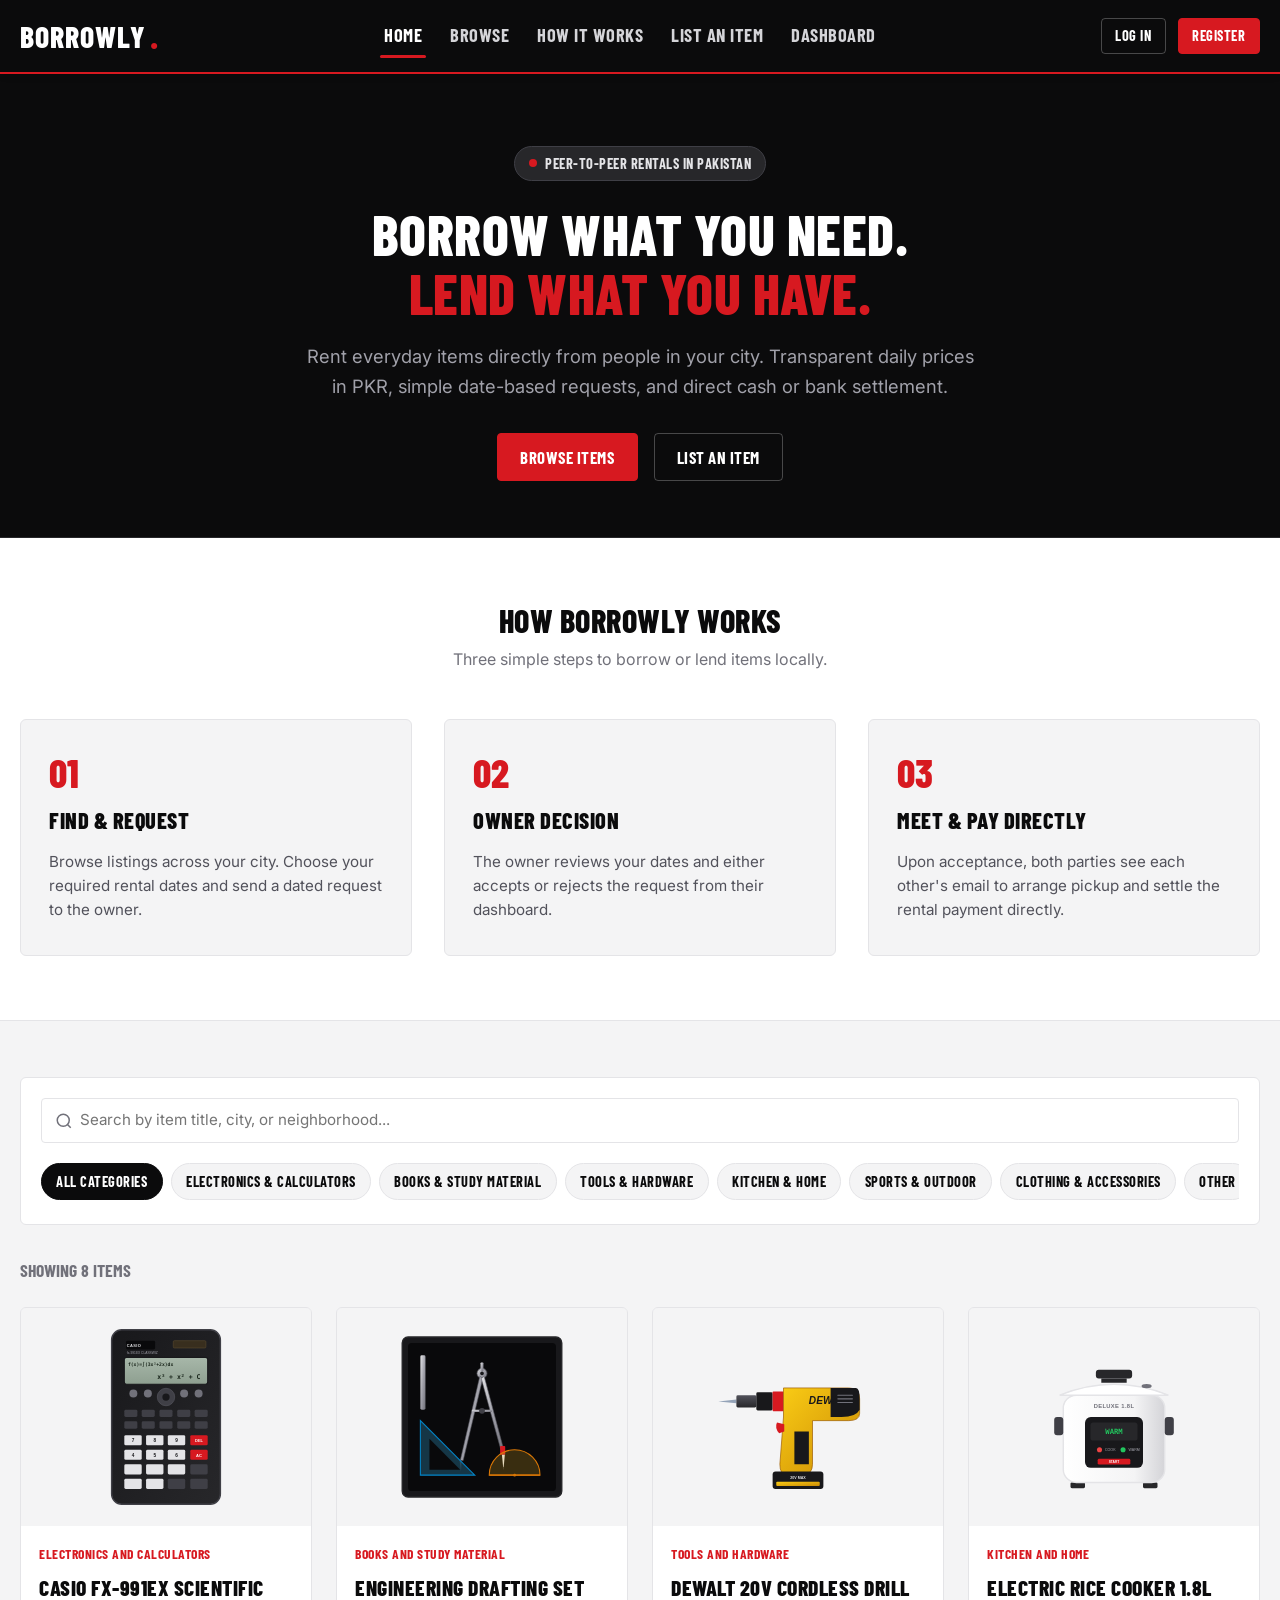
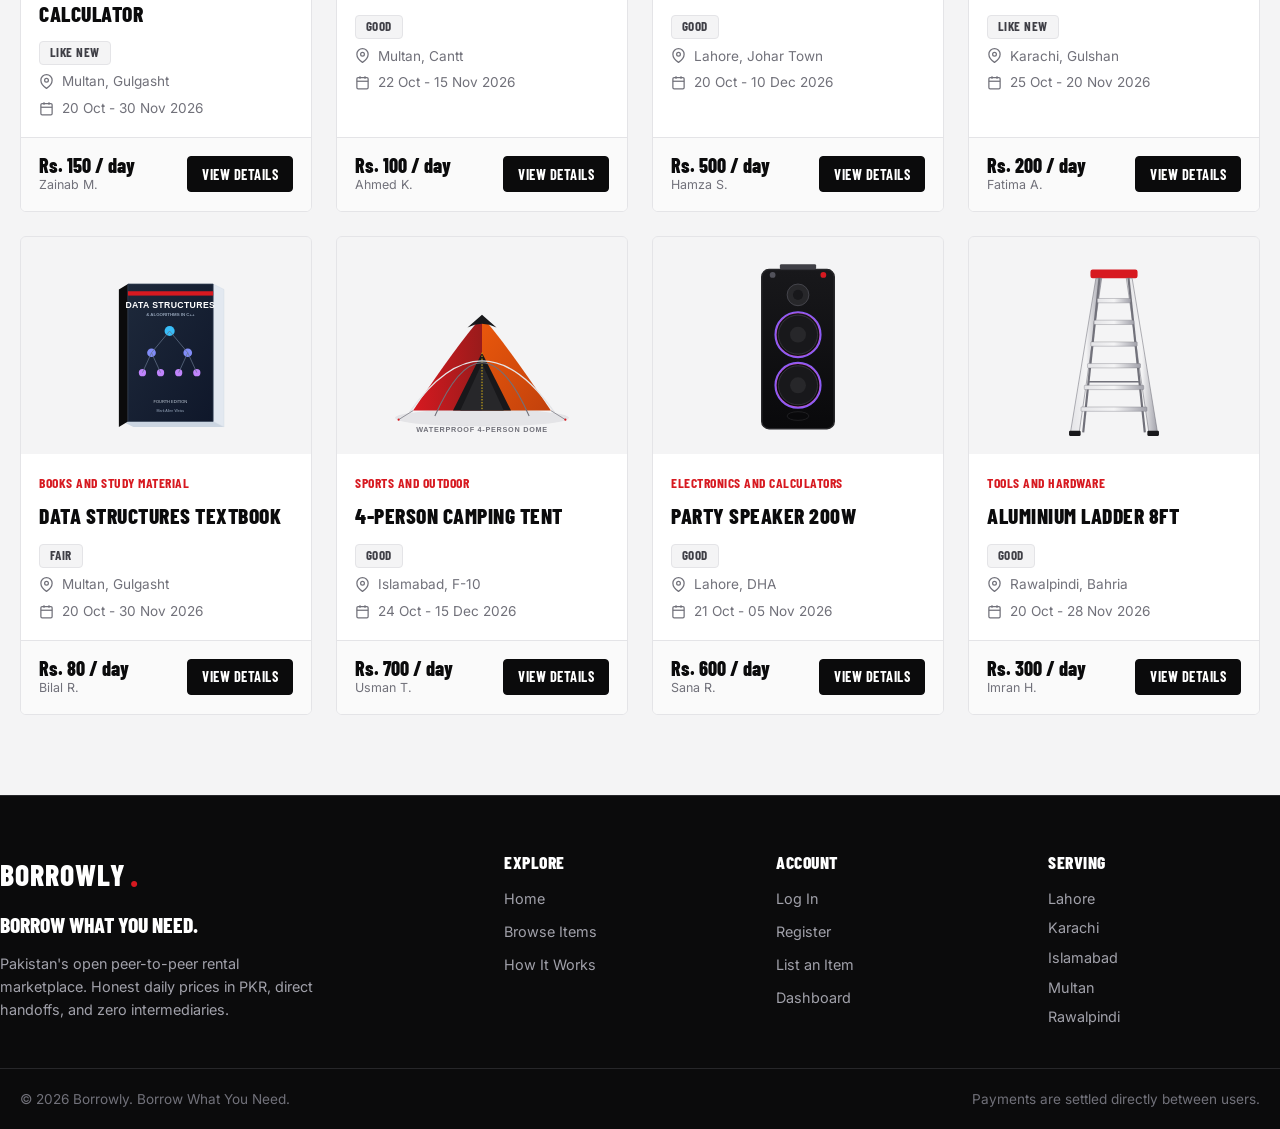
<file: index.html>
<!DOCTYPE html>
<html lang="en">
<head>
  <meta charset="UTF-8">
  <meta name="viewport" content="width=device-width, initial-scale=1.0">
  <title>Borrowly - Peer-to-Peer Rental Marketplace in Pakistan</title>

  <!-- Google Fonts: Barlow Condensed & Inter -->
  <link rel="preconnect" href="https://fonts.googleapis.com">
  <link rel="preconnect" href="https://fonts.gstatic.com" crossorigin>
  <link href="https://fonts.googleapis.com/css2?family=Barlow+Condensed:wght@700;800&family=Inter:wght@400;500;600;700&display=swap" rel="stylesheet">

  <!-- Core CSS -->
  <link rel="stylesheet" href="css/variables.css">
  <link rel="stylesheet" href="css/base.css">
  <link rel="stylesheet" href="css/components.css">
  <link rel="stylesheet" href="css/pages.css">
</head>
<body data-page="home" data-auth="guest">

  <!-- Shared Header Injection Point -->
  <div id="site-header"></div>

  <main>
    <!-- Hero Section -->
    <section class="hero">
      <div class="container hero__inner">
        <div class="hero__badge">
          <span class="hero__badge-dot"></span>
          Peer-to-Peer Rentals in Pakistan
        </div>
        <h1 class="hero__title">
          Borrow What You Need.<br>
          <span class="hero__title-accent">Lend What You Have.</span>
        </h1>
        <p class="hero__subtitle">
          Rent everyday items directly from people in your city. Transparent daily prices in PKR, simple date-based requests, and direct cash or bank settlement.
        </p>
        <div class="hero__ctas">
          <a href="#browse" class="btn btn--primary">Browse Items</a>
          <a href="add-item.html" class="btn btn--outline-light">List an Item</a>
        </div>
      </div>
    </section>

    <!-- How It Works Section -->
    <section class="how-it-works" id="how-it-works">
      <div class="container">
        <div class="section-header">
          <h2>How Borrowly Works</h2>
          <p class="section-header__subtitle">Three simple steps to borrow or lend items locally.</p>
        </div>

        <div class="steps-grid">
          <!-- Step 1 -->
          <article class="step-card">
            <div class="step-card__number">01</div>
            <h3 class="step-card__title">Find &amp; Request</h3>
            <p class="step-card__text">
              Browse listings across your city. Choose your required rental dates and send a dated request to the owner.
            </p>
          </article>

          <!-- Step 2 -->
          <article class="step-card">
            <div class="step-card__number">02</div>
            <h3 class="step-card__title">Owner Decision</h3>
            <p class="step-card__text">
              The owner reviews your dates and either accepts or rejects the request from their dashboard.
            </p>
          </article>

          <!-- Step 3 -->
          <article class="step-card">
            <div class="step-card__number">03</div>
            <h3 class="step-card__title">Meet &amp; Pay Directly</h3>
            <p class="step-card__text">
              Upon acceptance, both parties see each other's email to arrange pickup and settle the rental payment directly.
            </p>
          </article>
        </div>
      </div>
    </section>

    <!-- Browse Section -->
    <section class="browse-section" id="browse">
      <div class="container">
        <div class="browse-controls">
          <!-- Search input row -->
          <div class="browse-search-row">
            <div class="search-input-wrap">
              <svg viewBox="0 0 24 24" fill="none" stroke="currentColor" stroke-width="2" aria-hidden="true">
                <circle cx="11" cy="11" r="8"></circle>
                <line x1="21" y1="21" x2="16.65" y2="16.65"></line>
              </svg>
              <label for="browseSearchInput" class="sr-only">Search items</label>
              <input type="text" id="browseSearchInput" class="form-input" placeholder="Search by item title, city, or neighborhood...">
            </div>
          </div>

          <!-- Category filter bar -->
          <div class="category-filter-bar" role="toolbar" aria-label="Filter items by category">
            <button type="button" class="filter-pill is-active" data-category="all">All Categories</button>
            <button type="button" class="filter-pill" data-category="Electronics and Calculators">Electronics &amp; Calculators</button>
            <button type="button" class="filter-pill" data-category="Books and Study Material">Books &amp; Study Material</button>
            <button type="button" class="filter-pill" data-category="Tools and Hardware">Tools &amp; Hardware</button>
            <button type="button" class="filter-pill" data-category="Kitchen and Home">Kitchen &amp; Home</button>
            <button type="button" class="filter-pill" data-category="Sports and Outdoor">Sports &amp; Outdoor</button>
            <button type="button" class="filter-pill" data-category="Clothing and Accessories">Clothing &amp; Accessories</button>
            <button type="button" class="filter-pill" data-category="Other">Other</button>
          </div>
        </div>

        <!-- Results Header -->
        <div class="browse-results-bar">
          <div class="results-count" id="resultsCount">Showing 8 items</div>
        </div>

        <!-- 4/2/1 Responsive Item Grid -->
        <div class="items-grid" id="itemsGrid">
          <!-- Item 1: Casio fx-991EX -->
          <article class="card" data-category="Electronics and Calculators" data-title="Casio fx-991EX Scientific Calculator" data-location="Multan, Gulgasht">
            <div class="card__img-wrap">
              <img src="assets/images/calculator.svg" alt="Casio fx-991EX Scientific Calculator" class="card__img">
            </div>
            <div class="card__body">
              <span class="card__category">Electronics and Calculators</span>
              <h3 class="card__title">Casio fx-991EX Scientific Calculator</h3>
              <div class="card__meta">
                <div class="card__meta-item">
                  <span class="badge badge--condition">Like New</span>
                </div>
                <div class="card__meta-item">
                  <svg viewBox="0 0 24 24" fill="none" stroke="currentColor" stroke-width="2"><path d="M21 10c0 7-9 13-9 13s-9-6-9-13a9 9 0 0 1 18 0z"></path><circle cx="12" cy="10" r="3"></circle></svg>
                  <span>Multan, Gulgasht</span>
                </div>
                <div class="card__meta-item">
                  <svg viewBox="0 0 24 24" fill="none" stroke="currentColor" stroke-width="2"><rect x="3" y="4" width="18" height="18" rx="2" ry="2"></rect><line x1="16" y1="2" x2="16" y2="6"></line><line x1="8" y1="2" x2="8" y2="6"></line><line x1="3" y1="10" x2="21" y2="10"></line></svg>
                  <span>20 Oct - 30 Nov 2026</span>
                </div>
              </div>
            </div>
            <div class="card__footer">
              <div class="card__price-box">
                <span class="card__price">Rs. 150 / day</span>
                <span class="card__owner">Zainab M.</span>
              </div>
              <a href="item.html" class="btn btn--secondary btn--sm">View Details</a>
            </div>
          </article>

          <!-- Item 2: Engineering Drafting Set -->
          <article class="card" data-category="Books and Study Material" data-title="Engineering Drafting Set" data-location="Multan, Cantt">
            <div class="card__img-wrap">
              <img src="assets/images/drafting-set.svg" alt="Engineering Drafting Set" class="card__img">
            </div>
            <div class="card__body">
              <span class="card__category">Books and Study Material</span>
              <h3 class="card__title">Engineering Drafting Set</h3>
              <div class="card__meta">
                <div class="card__meta-item">
                  <span class="badge badge--condition">Good</span>
                </div>
                <div class="card__meta-item">
                  <svg viewBox="0 0 24 24" fill="none" stroke="currentColor" stroke-width="2"><path d="M21 10c0 7-9 13-9 13s-9-6-9-13a9 9 0 0 1 18 0z"></path><circle cx="12" cy="10" r="3"></circle></svg>
                  <span>Multan, Cantt</span>
                </div>
                <div class="card__meta-item">
                  <svg viewBox="0 0 24 24" fill="none" stroke="currentColor" stroke-width="2"><rect x="3" y="4" width="18" height="18" rx="2" ry="2"></rect><line x1="16" y1="2" x2="16" y2="6"></line><line x1="8" y1="2" x2="8" y2="6"></line><line x1="3" y1="10" x2="21" y2="10"></line></svg>
                  <span>22 Oct - 15 Nov 2026</span>
                </div>
              </div>
            </div>
            <div class="card__footer">
              <div class="card__price-box">
                <span class="card__price">Rs. 100 / day</span>
                <span class="card__owner">Ahmed K.</span>
              </div>
              <a href="item.html" class="btn btn--secondary btn--sm">View Details</a>
            </div>
          </article>

          <!-- Item 3: DeWalt 20V Cordless Drill -->
          <article class="card" data-category="Tools and Hardware" data-title="DeWalt 20V Cordless Drill" data-location="Lahore, Johar Town">
            <div class="card__img-wrap">
              <img src="assets/images/cordless-drill.svg" alt="DeWalt 20V Cordless Drill" class="card__img">
            </div>
            <div class="card__body">
              <span class="card__category">Tools and Hardware</span>
              <h3 class="card__title">DeWalt 20V Cordless Drill</h3>
              <div class="card__meta">
                <div class="card__meta-item">
                  <span class="badge badge--condition">Good</span>
                </div>
                <div class="card__meta-item">
                  <svg viewBox="0 0 24 24" fill="none" stroke="currentColor" stroke-width="2"><path d="M21 10c0 7-9 13-9 13s-9-6-9-13a9 9 0 0 1 18 0z"></path><circle cx="12" cy="10" r="3"></circle></svg>
                  <span>Lahore, Johar Town</span>
                </div>
                <div class="card__meta-item">
                  <svg viewBox="0 0 24 24" fill="none" stroke="currentColor" stroke-width="2"><rect x="3" y="4" width="18" height="18" rx="2" ry="2"></rect><line x1="16" y1="2" x2="16" y2="6"></line><line x1="8" y1="2" x2="8" y2="6"></line><line x1="3" y1="10" x2="21" y2="10"></line></svg>
                  <span>20 Oct - 10 Dec 2026</span>
                </div>
              </div>
            </div>
            <div class="card__footer">
              <div class="card__price-box">
                <span class="card__price">Rs. 500 / day</span>
                <span class="card__owner">Hamza S.</span>
              </div>
              <a href="item.html" class="btn btn--secondary btn--sm">View Details</a>
            </div>
          </article>

          <!-- Item 4: Electric Rice Cooker 1.8L -->
          <article class="card" data-category="Kitchen and Home" data-title="Electric Rice Cooker 1.8L" data-location="Karachi, Gulshan">
            <div class="card__img-wrap">
              <img src="assets/images/rice-cooker.svg" alt="Electric Rice Cooker 1.8L" class="card__img">
            </div>
            <div class="card__body">
              <span class="card__category">Kitchen and Home</span>
              <h3 class="card__title">Electric Rice Cooker 1.8L</h3>
              <div class="card__meta">
                <div class="card__meta-item">
                  <span class="badge badge--condition">Like New</span>
                </div>
                <div class="card__meta-item">
                  <svg viewBox="0 0 24 24" fill="none" stroke="currentColor" stroke-width="2"><path d="M21 10c0 7-9 13-9 13s-9-6-9-13a9 9 0 0 1 18 0z"></path><circle cx="12" cy="10" r="3"></circle></svg>
                  <span>Karachi, Gulshan</span>
                </div>
                <div class="card__meta-item">
                  <svg viewBox="0 0 24 24" fill="none" stroke="currentColor" stroke-width="2"><rect x="3" y="4" width="18" height="18" rx="2" ry="2"></rect><line x1="16" y1="2" x2="16" y2="6"></line><line x1="8" y1="2" x2="8" y2="6"></line><line x1="3" y1="10" x2="21" y2="10"></line></svg>
                  <span>25 Oct - 20 Nov 2026</span>
                </div>
              </div>
            </div>
            <div class="card__footer">
              <div class="card__price-box">
                <span class="card__price">Rs. 200 / day</span>
                <span class="card__owner">Fatima A.</span>
              </div>
              <a href="item.html" class="btn btn--secondary btn--sm">View Details</a>
            </div>
          </article>

          <!-- Item 5: Data Structures Textbook -->
          <article class="card" data-category="Books and Study Material" data-title="Data Structures Textbook" data-location="Multan, Gulgasht">
            <div class="card__img-wrap">
              <img src="assets/images/textbook.svg" alt="Data Structures Textbook" class="card__img">
            </div>
            <div class="card__body">
              <span class="card__category">Books and Study Material</span>
              <h3 class="card__title">Data Structures Textbook</h3>
              <div class="card__meta">
                <div class="card__meta-item">
                  <span class="badge badge--condition">Fair</span>
                </div>
                <div class="card__meta-item">
                  <svg viewBox="0 0 24 24" fill="none" stroke="currentColor" stroke-width="2"><path d="M21 10c0 7-9 13-9 13s-9-6-9-13a9 9 0 0 1 18 0z"></path><circle cx="12" cy="10" r="3"></circle></svg>
                  <span>Multan, Gulgasht</span>
                </div>
                <div class="card__meta-item">
                  <svg viewBox="0 0 24 24" fill="none" stroke="currentColor" stroke-width="2"><rect x="3" y="4" width="18" height="18" rx="2" ry="2"></rect><line x1="16" y1="2" x2="16" y2="6"></line><line x1="8" y1="2" x2="8" y2="6"></line><line x1="3" y1="10" x2="21" y2="10"></line></svg>
                  <span>20 Oct - 30 Nov 2026</span>
                </div>
              </div>
            </div>
            <div class="card__footer">
              <div class="card__price-box">
                <span class="card__price">Rs. 80 / day</span>
                <span class="card__owner">Bilal R.</span>
              </div>
              <a href="item.html" class="btn btn--secondary btn--sm">View Details</a>
            </div>
          </article>

          <!-- Item 6: 4-Person Camping Tent -->
          <article class="card" data-category="Sports and Outdoor" data-title="4-Person Camping Tent" data-location="Islamabad, F-10">
            <div class="card__img-wrap">
              <img src="assets/images/tent.svg" alt="4-Person Camping Tent" class="card__img">
            </div>
            <div class="card__body">
              <span class="card__category">Sports and Outdoor</span>
              <h3 class="card__title">4-Person Camping Tent</h3>
              <div class="card__meta">
                <div class="card__meta-item">
                  <span class="badge badge--condition">Good</span>
                </div>
                <div class="card__meta-item">
                  <svg viewBox="0 0 24 24" fill="none" stroke="currentColor" stroke-width="2"><path d="M21 10c0 7-9 13-9 13s-9-6-9-13a9 9 0 0 1 18 0z"></path><circle cx="12" cy="10" r="3"></circle></svg>
                  <span>Islamabad, F-10</span>
                </div>
                <div class="card__meta-item">
                  <svg viewBox="0 0 24 24" fill="none" stroke="currentColor" stroke-width="2"><rect x="3" y="4" width="18" height="18" rx="2" ry="2"></rect><line x1="16" y1="2" x2="16" y2="6"></line><line x1="8" y1="2" x2="8" y2="6"></line><line x1="3" y1="10" x2="21" y2="10"></line></svg>
                  <span>24 Oct - 15 Dec 2026</span>
                </div>
              </div>
            </div>
            <div class="card__footer">
              <div class="card__price-box">
                <span class="card__price">Rs. 700 / day</span>
                <span class="card__owner">Usman T.</span>
              </div>
              <a href="item.html" class="btn btn--secondary btn--sm">View Details</a>
            </div>
          </article>

          <!-- Item 7: Party Speaker 200W -->
          <article class="card" data-category="Electronics and Calculators" data-title="Party Speaker 200W" data-location="Lahore, DHA">
            <div class="card__img-wrap">
              <img src="assets/images/speaker.svg" alt="Party Speaker 200W" class="card__img">
            </div>
            <div class="card__body">
              <span class="card__category">Electronics and Calculators</span>
              <h3 class="card__title">Party Speaker 200W</h3>
              <div class="card__meta">
                <div class="card__meta-item">
                  <span class="badge badge--condition">Good</span>
                </div>
                <div class="card__meta-item">
                  <svg viewBox="0 0 24 24" fill="none" stroke="currentColor" stroke-width="2"><path d="M21 10c0 7-9 13-9 13s-9-6-9-13a9 9 0 0 1 18 0z"></path><circle cx="12" cy="10" r="3"></circle></svg>
                  <span>Lahore, DHA</span>
                </div>
                <div class="card__meta-item">
                  <svg viewBox="0 0 24 24" fill="none" stroke="currentColor" stroke-width="2"><rect x="3" y="4" width="18" height="18" rx="2" ry="2"></rect><line x1="16" y1="2" x2="16" y2="6"></line><line x1="8" y1="2" x2="8" y2="6"></line><line x1="3" y1="10" x2="21" y2="10"></line></svg>
                  <span>21 Oct - 05 Nov 2026</span>
                </div>
              </div>
            </div>
            <div class="card__footer">
              <div class="card__price-box">
                <span class="card__price">Rs. 600 / day</span>
                <span class="card__owner">Sana R.</span>
              </div>
              <a href="item.html" class="btn btn--secondary btn--sm">View Details</a>
            </div>
          </article>

          <!-- Item 8: Aluminium Ladder 8ft -->
          <article class="card" data-category="Tools and Hardware" data-title="Aluminium Ladder 8ft" data-location="Rawalpindi, Bahria">
            <div class="card__img-wrap">
              <img src="assets/images/ladder.svg" alt="Aluminium Ladder 8ft" class="card__img">
            </div>
            <div class="card__body">
              <span class="card__category">Tools and Hardware</span>
              <h3 class="card__title">Aluminium Ladder 8ft</h3>
              <div class="card__meta">
                <div class="card__meta-item">
                  <span class="badge badge--condition">Good</span>
                </div>
                <div class="card__meta-item">
                  <svg viewBox="0 0 24 24" fill="none" stroke="currentColor" stroke-width="2"><path d="M21 10c0 7-9 13-9 13s-9-6-9-13a9 9 0 0 1 18 0z"></path><circle cx="12" cy="10" r="3"></circle></svg>
                  <span>Rawalpindi, Bahria</span>
                </div>
                <div class="card__meta-item">
                  <svg viewBox="0 0 24 24" fill="none" stroke="currentColor" stroke-width="2"><rect x="3" y="4" width="18" height="18" rx="2" ry="2"></rect><line x1="16" y1="2" x2="16" y2="6"></line><line x1="8" y1="2" x2="8" y2="6"></line><line x1="3" y1="10" x2="21" y2="10"></line></svg>
                  <span>20 Oct - 28 Nov 2026</span>
                </div>
              </div>
            </div>
            <div class="card__footer">
              <div class="card__price-box">
                <span class="card__price">Rs. 300 / day</span>
                <span class="card__owner">Imran H.</span>
              </div>
              <a href="item.html" class="btn btn--secondary btn--sm">View Details</a>
            </div>
          </article>
        </div>

        <!-- Empty state when search matches nothing -->
        <div class="empty-state empty-state--browse" id="browseEmptyState">
          <h3 class="empty-state__title">No items found</h3>
          <p class="empty-state__text">Try adjusting your keyword or selecting a different category.</p>
        </div>
      </div>
    </section>
  </main>

  <!-- Shared Footer Injection Point -->
  <div id="site-footer"></div>

  <!-- Scripts -->
  <script src="js/layout.js"></script>
  <script src="js/browse.js"></script>
</body>
</html>
</file>
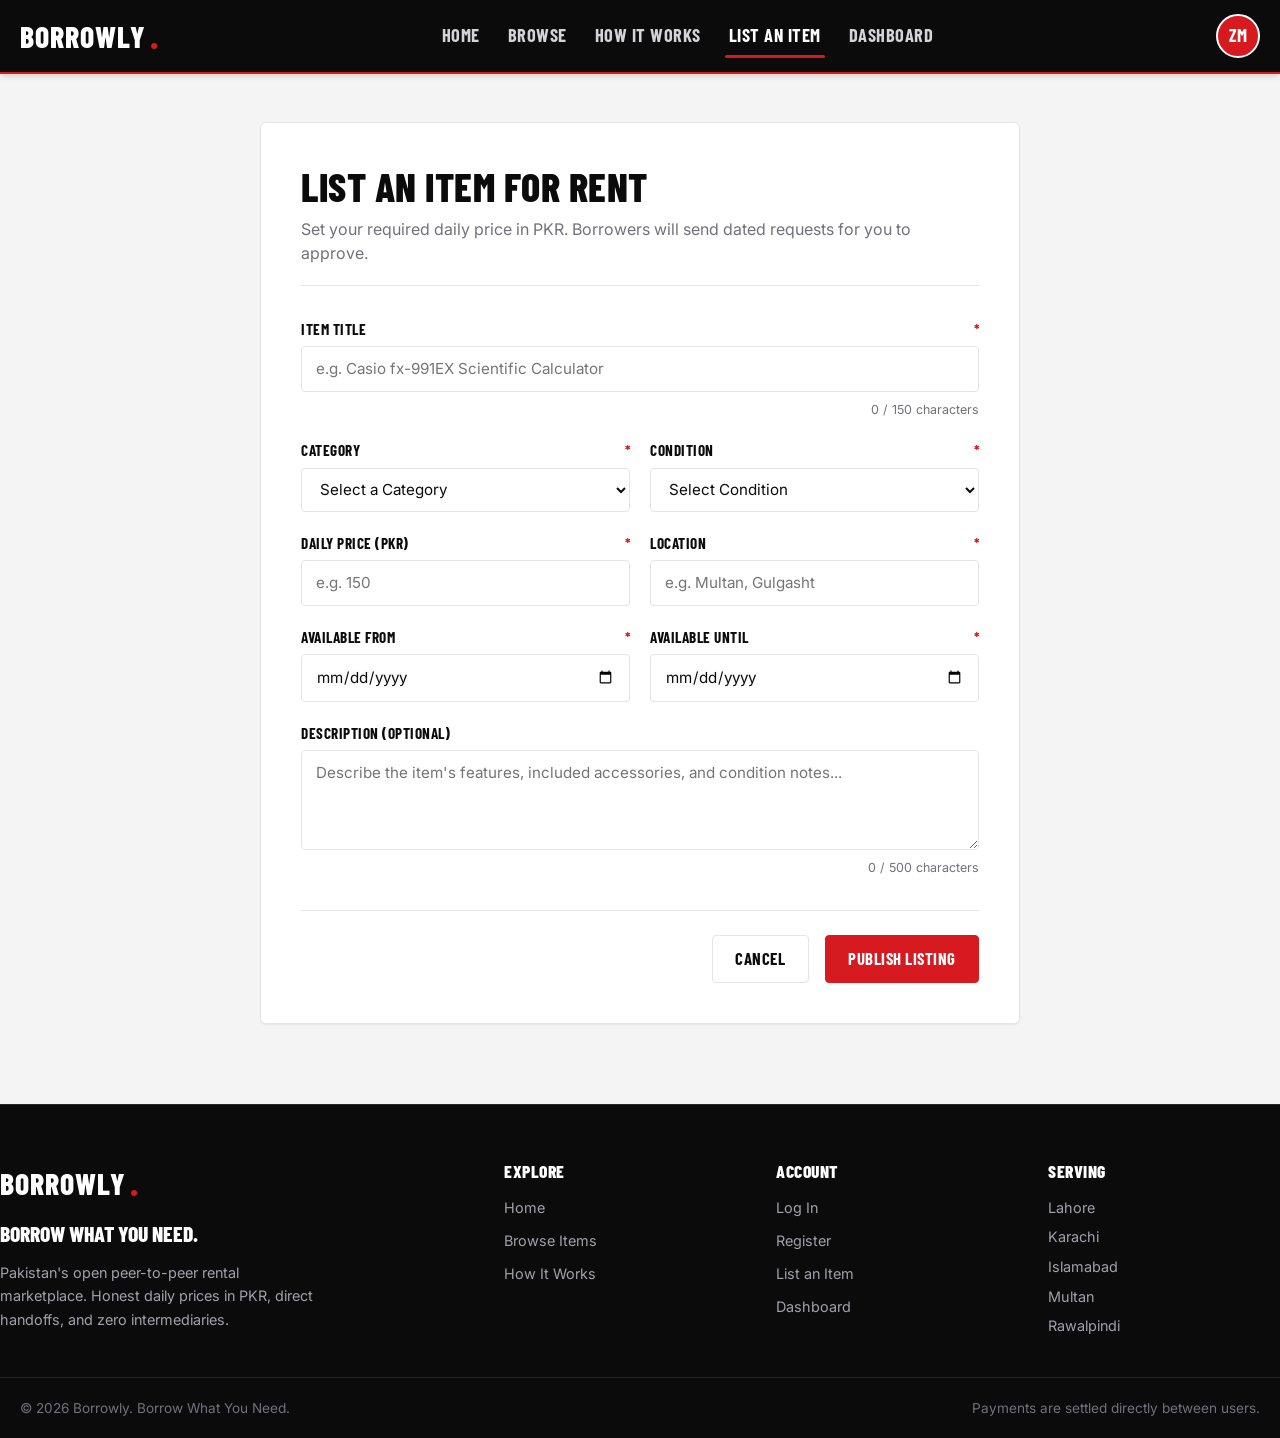
<file: add-item.html>
<!DOCTYPE html>
<html lang="en">
<head>
  <meta charset="UTF-8">
  <meta name="viewport" content="width=device-width, initial-scale=1.0">
  <title>List an Item - Borrowly</title>

  <!-- Google Fonts: Barlow Condensed & Inter -->
  <link rel="preconnect" href="https://fonts.googleapis.com">
  <link rel="preconnect" href="https://fonts.gstatic.com" crossorigin>
  <link href="https://fonts.googleapis.com/css2?family=Barlow+Condensed:wght@700;800&family=Inter:wght@400;500;600;700&display=swap" rel="stylesheet">

  <!-- Core CSS -->
  <link rel="stylesheet" href="css/variables.css">
  <link rel="stylesheet" href="css/base.css">
  <link rel="stylesheet" href="css/components.css">
  <link rel="stylesheet" href="css/pages.css">
</head>
<body data-page="add-item" data-auth="user">

  <!-- Shared Header Injection Point -->
  <div id="site-header"></div>

  <main class="form-page-layout">
    <div class="container">
      <div class="form-card">
        <div class="form-card__header">
          <h1>List an Item for Rent</h1>
          <p class="section-header__subtitle">
            Set your required daily price in PKR. Borrowers will send dated requests for you to approve.
          </p>
        </div>

        <div id="itemAlertContainer"></div>

        <form id="itemForm" data-mode="add" novalidate>
          <!-- Item Title -->
          <div class="form-group">
            <label for="itemTitle" class="form-label">
              Item Title <span class="form-label__req">*</span>
            </label>
            <input type="text" id="itemTitle" class="form-input" placeholder="e.g. Casio fx-991EX Scientific Calculator" maxlength="150" required>
            <div class="char-counter" id="titleCharCounter">0 / 150 characters</div>
            <div class="form-error"></div>
          </div>

          <!-- Category & Condition Row -->
          <div class="form-grid-2">
            <div class="form-group">
              <label for="itemCategory" class="form-label">
                Category <span class="form-label__req">*</span>
              </label>
              <select id="itemCategory" class="form-select" required>
                <option value="">Select a Category</option>
                <option value="Electronics and Calculators">Electronics and Calculators</option>
                <option value="Books and Study Material">Books and Study Material</option>
                <option value="Tools and Hardware">Tools and Hardware</option>
                <option value="Kitchen and Home">Kitchen and Home</option>
                <option value="Sports and Outdoor">Sports and Outdoor</option>
                <option value="Clothing and Accessories">Clothing and Accessories</option>
                <option value="Other">Other</option>
              </select>
              <div class="form-error"></div>
            </div>

            <div class="form-group">
              <label for="itemCondition" class="form-label">
                Condition <span class="form-label__req">*</span>
              </label>
              <select id="itemCondition" class="form-select" required>
                <option value="">Select Condition</option>
                <option value="New">New</option>
                <option value="Like New">Like New</option>
                <option value="Good">Good</option>
                <option value="Fair">Fair</option>
              </select>
              <div class="form-error"></div>
            </div>
          </div>

          <!-- Daily Price & Location Row -->
          <div class="form-grid-2">
            <div class="form-group">
              <label for="itemPrice" class="form-label">
                Daily Price (PKR) <span class="form-label__req">*</span>
              </label>
              <input type="number" id="itemPrice" class="form-input" placeholder="e.g. 150" min="1" step="1" required>
              <div class="form-error"></div>
            </div>

            <div class="form-group">
              <label for="itemLocation" class="form-label">
                Location <span class="form-label__req">*</span>
              </label>
              <input type="text" id="itemLocation" class="form-input" placeholder="e.g. Multan, Gulgasht" maxlength="150" required>
              <div class="form-error"></div>
            </div>
          </div>

          <!-- Availability Dates Row -->
          <div class="form-grid-2">
            <div class="form-group">
              <label for="itemFromDate" class="form-label">
                Available From <span class="form-label__req">*</span>
              </label>
              <input type="date" id="itemFromDate" class="form-input" required>
              <div class="form-error"></div>
            </div>

            <div class="form-group">
              <label for="itemUntilDate" class="form-label">
                Available Until <span class="form-label__req">*</span>
              </label>
              <input type="date" id="itemUntilDate" class="form-input" required>
              <div class="form-error"></div>
            </div>
          </div>

          <!-- Description -->
          <div class="form-group">
            <label for="itemDescription" class="form-label">Description (Optional)</label>
            <textarea id="itemDescription" class="form-textarea" placeholder="Describe the item's features, included accessories, and condition notes..." maxlength="500"></textarea>
            <div class="char-counter" id="descCharCounter">0 / 500 characters</div>
            <div class="form-error"></div>
          </div>

          <div class="form-card__actions">
            <a href="dashboard.html" class="btn btn--outline">Cancel</a>
            <button type="submit" class="btn btn--primary">Publish Listing</button>
          </div>
        </form>
      </div>
    </div>
  </main>

  <!-- Shared Footer Injection Point -->
  <div id="site-footer"></div>

  <!-- Scripts -->
  <script src="js/layout.js"></script>
  <script src="js/validation.js"></script>
  <script src="js/forms.js"></script>
</body>
</html>
</file>
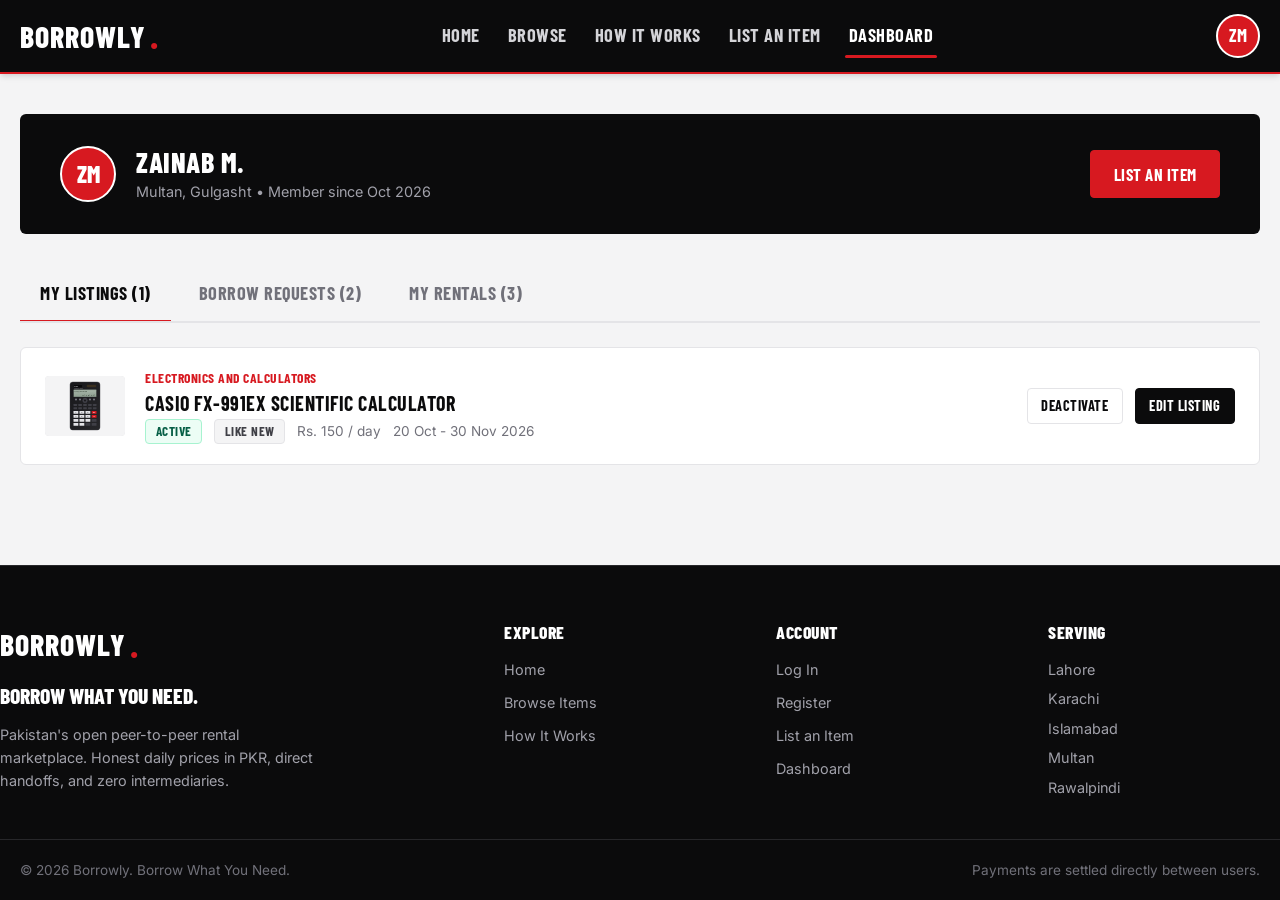
<file: dashboard.html>
<!DOCTYPE html>
<html lang="en">
<head>
  <meta charset="UTF-8">
  <meta name="viewport" content="width=device-width, initial-scale=1.0">
  <title>Dashboard - Borrowly</title>

  <!-- Google Fonts: Barlow Condensed & Inter -->
  <link rel="preconnect" href="https://fonts.googleapis.com">
  <link rel="preconnect" href="https://fonts.gstatic.com" crossorigin>
  <link href="https://fonts.googleapis.com/css2?family=Barlow+Condensed:wght@700;800&family=Inter:wght@400;500;600;700&display=swap" rel="stylesheet">

  <!-- Core CSS -->
  <link rel="stylesheet" href="css/variables.css">
  <link rel="stylesheet" href="css/base.css">
  <link rel="stylesheet" href="css/components.css">
  <link rel="stylesheet" href="css/pages.css">
</head>
<body data-page="dashboard" data-auth="user">

  <!-- Shared Header Injection Point -->
  <div id="site-header"></div>

  <main class="dashboard-page">
    <div class="container">
      <!-- User Summary Header -->
      <section class="dashboard-header">
        <div class="dashboard-user">
          <div class="dashboard-user__avatar">ZM</div>
          <div>
            <h1 class="dashboard-user__name">Zainab M.</h1>
            <div class="dashboard-user__loc">Multan, Gulgasht • Member since Oct 2026</div>
          </div>
        </div>
        <a href="add-item.html" class="btn btn--primary">List an Item</a>
      </section>

      <!-- 3 Tabs Component -->
      <div class="tabs">
        <nav class="tabs-nav" aria-label="Dashboard views">
          <button type="button" class="tab-btn is-active" data-tab="tab-listings">My Listings (1)</button>
          <button type="button" class="tab-btn" data-tab="tab-requests">Borrow Requests (2)</button>
          <button type="button" class="tab-btn" data-tab="tab-rentals">My Rentals (3)</button>
        </nav>

        <!-- Tab 1: My Listings -->
        <section class="tab-panel is-active" id="tab-listings" aria-label="My Listings">
          <div class="dashboard-list">
            <!-- Listing 1 -->
            <article class="dashboard-item-card">
              <div class="dashboard-item-card__left">
                <img src="assets/images/calculator.svg" alt="Casio fx-991EX Scientific Calculator" class="dashboard-item-card__img">
                <div class="dashboard-item-card__info">
                  <span class="card__category">Electronics and Calculators</span>
                  <h3 class="dashboard-item-card__title">Casio fx-991EX Scientific Calculator</h3>
                  <div class="dashboard-item-card__meta">
                    <span class="badge badge--active listing-status-badge">Active</span>
                    <span class="badge badge--condition">Like New</span>
                    <span>Rs. 150 / day</span>
                    <span>20 Oct - 30 Nov 2026</span>
                  </div>
                </div>
              </div>

              <div class="dashboard-item-card__actions">
                <button type="button" class="btn btn--outline btn--sm btn-toggle-status">Deactivate</button>
                <a href="edit-item.html" class="btn btn--secondary btn--sm">Edit Listing</a>
              </div>
            </article>
          </div>
        </section>

        <!-- Tab 2: Borrow Requests (Requests received from others) -->
        <section class="tab-panel" id="tab-requests" aria-label="Borrow Requests">
          <div class="dashboard-list">
            <!-- Request 1: Pending -->
            <article class="dashboard-item-card dashboard-item-card--stacked request-card">
              <div class="dashboard-item-card__top">
                <div class="dashboard-item-card__left">
                  <img src="assets/images/calculator.svg" alt="Casio fx-991EX Scientific Calculator" class="dashboard-item-card__img">
                  <div class="dashboard-item-card__info">
                    <span class="card__category">Electronics and Calculators</span>
                    <h3 class="dashboard-item-card__title">Casio fx-991EX Scientific Calculator</h3>
                    <div class="dashboard-item-card__meta">
                      <span>Requester: <strong>Hamza S.</strong> (Lahore)</span>
                      <span>Dates: 24 Oct - 28 Oct 2026 (5 days)</span>
                      <span>Total: <strong>Rs. 750</strong></span>
                    </div>
                  </div>
                </div>

                <div class="dashboard-item-card__status-wrap">
                  <span class="badge badge--pending request-status-badge">Pending</span>
                  <div class="request-actions">
                    <button type="button" class="btn btn--primary btn--sm btn-accept">Accept</button>
                    <button type="button" class="btn btn--outline btn--sm btn-reject">Reject</button>
                  </div>
                </div>
              </div>

              <p class="dashboard-item-card__message">
                <em>"Hi Zainab, I need the calculator for an upcoming exam this weekend. Can pick up in Gulgasht."</em>
              </p>

              <!-- Green Direct Settlement Box (Appears ONLY after acceptance) -->
              <div class="alert alert--settlement settlement-details settlement-details--hidden">
                <strong>Request Accepted!</strong> Settle payment directly. Contact borrower at <strong>hamza.s@example.com</strong>.
              </div>
            </article>

            <!-- Request 2: Already Accepted -->
            <article class="dashboard-item-card dashboard-item-card--stacked request-card">
              <div class="dashboard-item-card__top">
                <div class="dashboard-item-card__left">
                  <img src="assets/images/calculator.svg" alt="Casio fx-991EX Scientific Calculator" class="dashboard-item-card__img">
                  <div class="dashboard-item-card__info">
                    <span class="card__category">Electronics and Calculators</span>
                    <h3 class="dashboard-item-card__title">Casio fx-991EX Scientific Calculator</h3>
                    <div class="dashboard-item-card__meta">
                      <span>Requester: <strong>Bilal R.</strong> (Multan)</span>
                      <span>Dates: 10 Nov - 12 Nov 2026 (3 days)</span>
                      <span>Total: <strong>Rs. 450</strong></span>
                    </div>
                  </div>
                </div>

                <div class="dashboard-item-card__status-wrap">
                  <span class="badge badge--accepted request-status-badge">Accepted</span>
                </div>
              </div>

              <p class="dashboard-item-card__message">
                <em>"Need the calculator for data structures lab calculations."</em>
              </p>

              <!-- Green Direct Settlement Box (Visible because Accepted) -->
              <div class="alert alert--settlement settlement-details">
                <strong>Request Accepted!</strong> Settle payment directly. Contact borrower at <strong>bilal.r@example.com</strong>.
              </div>
            </article>
          </div>
        </section>

        <!-- Tab 3: My Rentals (Requests sent by Zainab to others) -->
        <section class="tab-panel" id="tab-rentals" aria-label="My Rentals">
          <div class="dashboard-list">
            <!-- Rental 1: Accepted -->
            <article class="dashboard-item-card dashboard-item-card--stacked">
              <div class="dashboard-item-card__top">
                <div class="dashboard-item-card__left">
                  <img src="assets/images/cordless-drill.svg" alt="DeWalt 20V Cordless Drill" class="dashboard-item-card__img">
                  <div class="dashboard-item-card__info">
                    <span class="card__category">Tools and Hardware</span>
                    <h3 class="dashboard-item-card__title">DeWalt 20V Cordless Drill</h3>
                    <div class="dashboard-item-card__meta">
                      <span>Owner: <strong>Hamza S.</strong> (Lahore, Johar Town)</span>
                      <span>Dates: 22 Oct - 25 Oct 2026 (4 days)</span>
                      <span>Total: <strong>Rs. 2,000</strong></span>
                    </div>
                  </div>
                </div>

                <span class="badge badge--accepted">Accepted</span>
              </div>

              <!-- Green Direct Settlement Box (Visible because Accepted) -->
              <div class="alert alert--settlement settlement-details">
                <strong>Request Accepted!</strong> Settle payment directly. Contact owner at <strong>hamza.s@example.com</strong>.
              </div>
            </article>

            <!-- Rental 2: Pending (NO email shown) -->
            <article class="dashboard-item-card dashboard-item-card--stacked">
              <div class="dashboard-item-card__top">
                <div class="dashboard-item-card__left">
                  <img src="assets/images/tent.svg" alt="4-Person Camping Tent" class="dashboard-item-card__img">
                  <div class="dashboard-item-card__info">
                    <span class="card__category">Sports and Outdoor</span>
                    <h3 class="dashboard-item-card__title">4-Person Camping Tent</h3>
                    <div class="dashboard-item-card__meta">
                      <span>Owner: <strong>Usman T.</strong> (Islamabad, F-10)</span>
                      <span>Dates: 05 Nov - 08 Nov 2026 (4 days)</span>
                      <span>Total: <strong>Rs. 2,800</strong></span>
                    </div>
                  </div>
                </div>

                <span class="badge badge--pending">Pending</span>
              </div>

              <p class="dashboard-item-card__message--muted">
                Waiting for Usman T. to review your dated request. Contact details will be unlocked once accepted.
              </p>
            </article>

            <!-- Rental 3: Rejected (NO email shown) -->
            <article class="dashboard-item-card dashboard-item-card--stacked">
              <div class="dashboard-item-card__top">
                <div class="dashboard-item-card__left">
                  <img src="assets/images/speaker.svg" alt="Party Speaker 200W" class="dashboard-item-card__img">
                  <div class="dashboard-item-card__info">
                    <span class="card__category">Electronics and Calculators</span>
                    <h3 class="dashboard-item-card__title">Party Speaker 200W</h3>
                    <div class="dashboard-item-card__meta">
                      <span>Owner: <strong>Sana R.</strong> (Lahore, DHA)</span>
                      <span>Dates: 24 Oct - 25 Oct 2026 (2 days)</span>
                      <span>Total: <strong>Rs. 1,200</strong></span>
                    </div>
                  </div>
                </div>

                <span class="badge badge--rejected">Rejected</span>
              </div>

              <p class="dashboard-item-card__message--rejected">
                This request was declined by the owner.
              </p>
            </article>
          </div>
        </section>
      </div>
    </div>
  </main>

  <!-- Shared Footer Injection Point -->
  <div id="site-footer"></div>

  <!-- Scripts -->
  <script src="js/layout.js"></script>
  <script src="js/dashboard.js"></script>
</body>
</html>
</file>
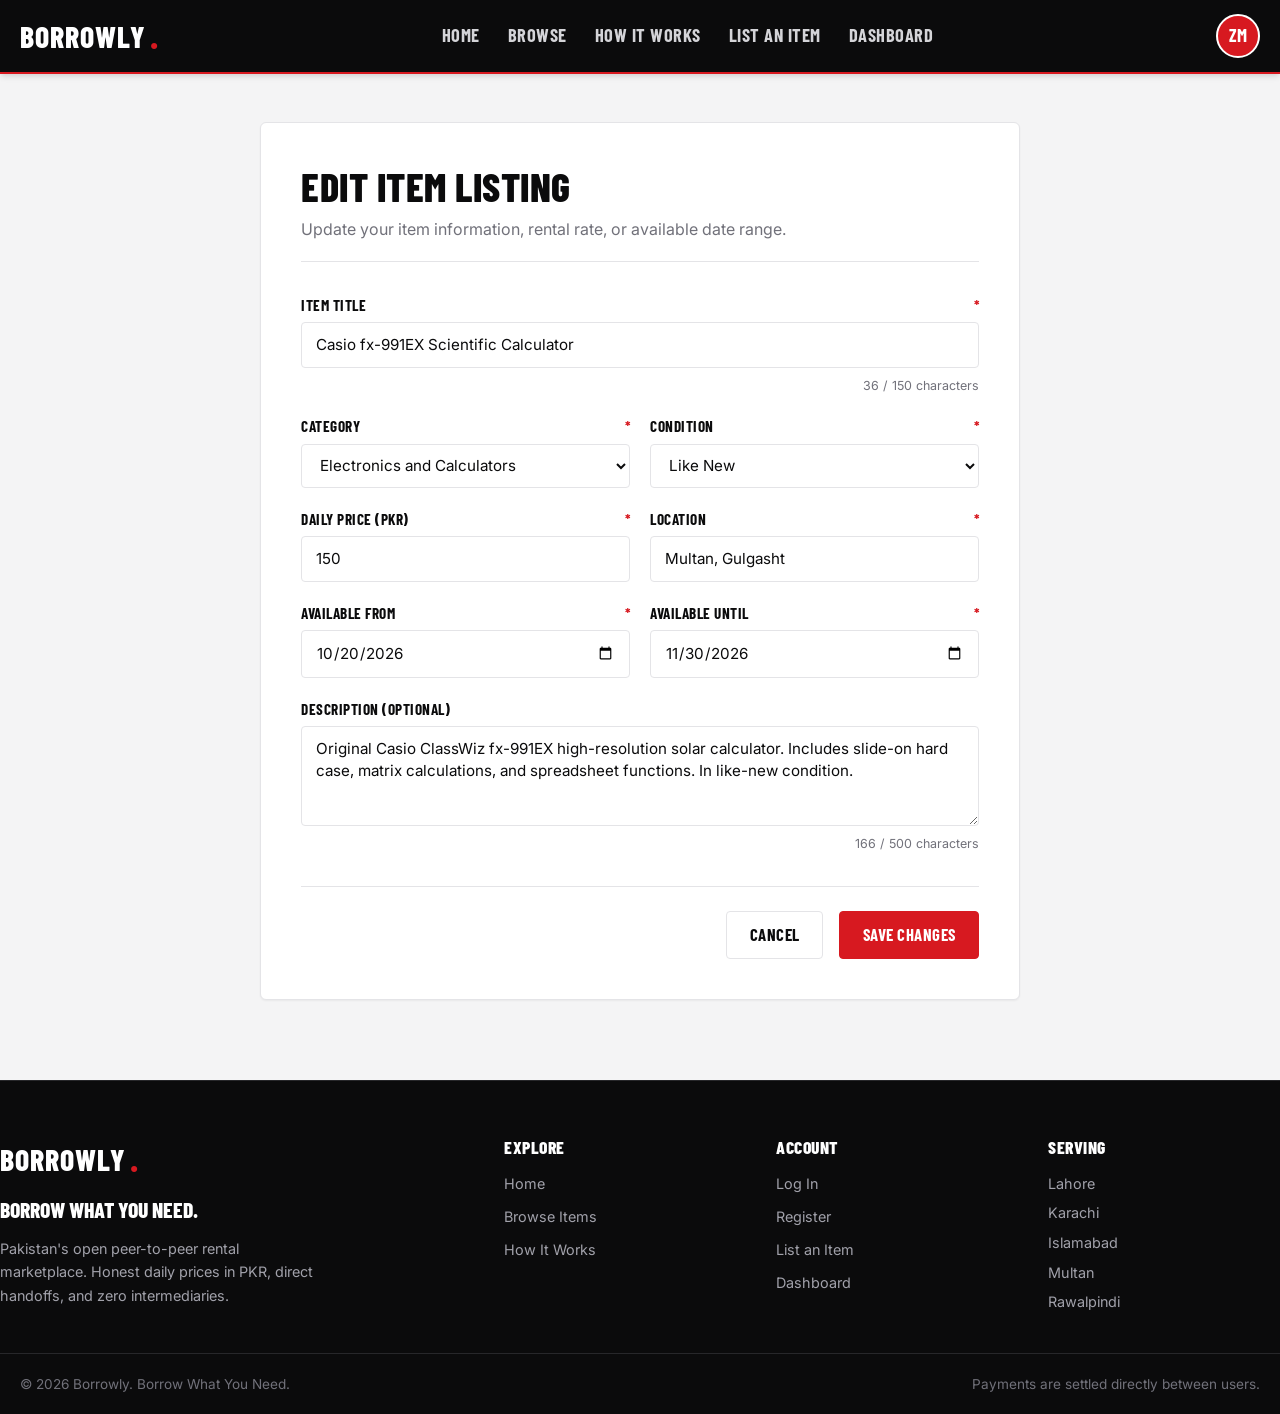
<file: edit-item.html>
<!DOCTYPE html>
<html lang="en">
<head>
  <meta charset="UTF-8">
  <meta name="viewport" content="width=device-width, initial-scale=1.0">
  <title>Edit Item - Borrowly</title>

  <!-- Google Fonts: Barlow Condensed & Inter -->
  <link rel="preconnect" href="https://fonts.googleapis.com">
  <link rel="preconnect" href="https://fonts.gstatic.com" crossorigin>
  <link href="https://fonts.googleapis.com/css2?family=Barlow+Condensed:wght@700;800&family=Inter:wght@400;500;600;700&display=swap" rel="stylesheet">

  <!-- Core CSS -->
  <link rel="stylesheet" href="css/variables.css">
  <link rel="stylesheet" href="css/base.css">
  <link rel="stylesheet" href="css/components.css">
  <link rel="stylesheet" href="css/pages.css">
</head>
<body data-page="edit-item" data-auth="user">

  <!-- Shared Header Injection Point -->
  <div id="site-header"></div>

  <main class="form-page-layout">
    <div class="container">
      <div class="form-card">
        <div class="form-card__header">
          <h1>Edit Item Listing</h1>
          <p class="section-header__subtitle">
            Update your item information, rental rate, or available date range.
          </p>
        </div>

        <div id="itemAlertContainer"></div>

        <form id="itemForm" data-mode="edit" novalidate>
          <!-- Item Title -->
          <div class="form-group">
            <label for="itemTitle" class="form-label">
              Item Title <span class="form-label__req">*</span>
            </label>
            <input type="text" id="itemTitle" class="form-input" value="Casio fx-991EX Scientific Calculator" maxlength="150" required>
            <div class="char-counter" id="titleCharCounter">37 / 150 characters</div>
            <div class="form-error"></div>
          </div>

          <!-- Category & Condition Row -->
          <div class="form-grid-2">
            <div class="form-group">
              <label for="itemCategory" class="form-label">
                Category <span class="form-label__req">*</span>
              </label>
              <select id="itemCategory" class="form-select" required>
                <option value="">Select a Category</option>
                <option value="Electronics and Calculators" selected>Electronics and Calculators</option>
                <option value="Books and Study Material">Books and Study Material</option>
                <option value="Tools and Hardware">Tools and Hardware</option>
                <option value="Kitchen and Home">Kitchen and Home</option>
                <option value="Sports and Outdoor">Sports and Outdoor</option>
                <option value="Clothing and Accessories">Clothing and Accessories</option>
                <option value="Other">Other</option>
              </select>
              <div class="form-error"></div>
            </div>

            <div class="form-group">
              <label for="itemCondition" class="form-label">
                Condition <span class="form-label__req">*</span>
              </label>
              <select id="itemCondition" class="form-select" required>
                <option value="">Select Condition</option>
                <option value="New">New</option>
                <option value="Like New" selected>Like New</option>
                <option value="Good">Good</option>
                <option value="Fair">Fair</option>
              </select>
              <div class="form-error"></div>
            </div>
          </div>

          <!-- Daily Price & Location Row -->
          <div class="form-grid-2">
            <div class="form-group">
              <label for="itemPrice" class="form-label">
                Daily Price (PKR) <span class="form-label__req">*</span>
              </label>
              <input type="number" id="itemPrice" class="form-input" value="150" min="1" step="1" required>
              <div class="form-error"></div>
            </div>

            <div class="form-group">
              <label for="itemLocation" class="form-label">
                Location <span class="form-label__req">*</span>
              </label>
              <input type="text" id="itemLocation" class="form-input" value="Multan, Gulgasht" maxlength="150" required>
              <div class="form-error"></div>
            </div>
          </div>

          <!-- Availability Dates Row -->
          <div class="form-grid-2">
            <div class="form-group">
              <label for="itemFromDate" class="form-label">
                Available From <span class="form-label__req">*</span>
              </label>
              <input type="date" id="itemFromDate" class="form-input" value="2026-10-20" required>
              <div class="form-error"></div>
            </div>

            <div class="form-group">
              <label for="itemUntilDate" class="form-label">
                Available Until <span class="form-label__req">*</span>
              </label>
              <input type="date" id="itemUntilDate" class="form-input" value="2026-11-30" required>
              <div class="form-error"></div>
            </div>
          </div>

          <!-- Description -->
          <div class="form-group">
            <label for="itemDescription" class="form-label">Description (Optional)</label>
            <textarea id="itemDescription" class="form-textarea" maxlength="500">Original Casio ClassWiz fx-991EX high-resolution solar calculator. Includes slide-on hard case, matrix calculations, and spreadsheet functions. In like-new condition.</textarea>
            <div class="char-counter" id="descCharCounter">167 / 500 characters</div>
            <div class="form-error"></div>
          </div>

          <div class="form-card__actions">
            <a href="dashboard.html" class="btn btn--outline">Cancel</a>
            <button type="submit" class="btn btn--primary">Save Changes</button>
          </div>
        </form>
      </div>
    </div>
  </main>

  <!-- Shared Footer Injection Point -->
  <div id="site-footer"></div>

  <!-- Scripts -->
  <script src="js/layout.js"></script>
  <script src="js/validation.js"></script>
  <script src="js/forms.js"></script>
</body>
</html>
</file>
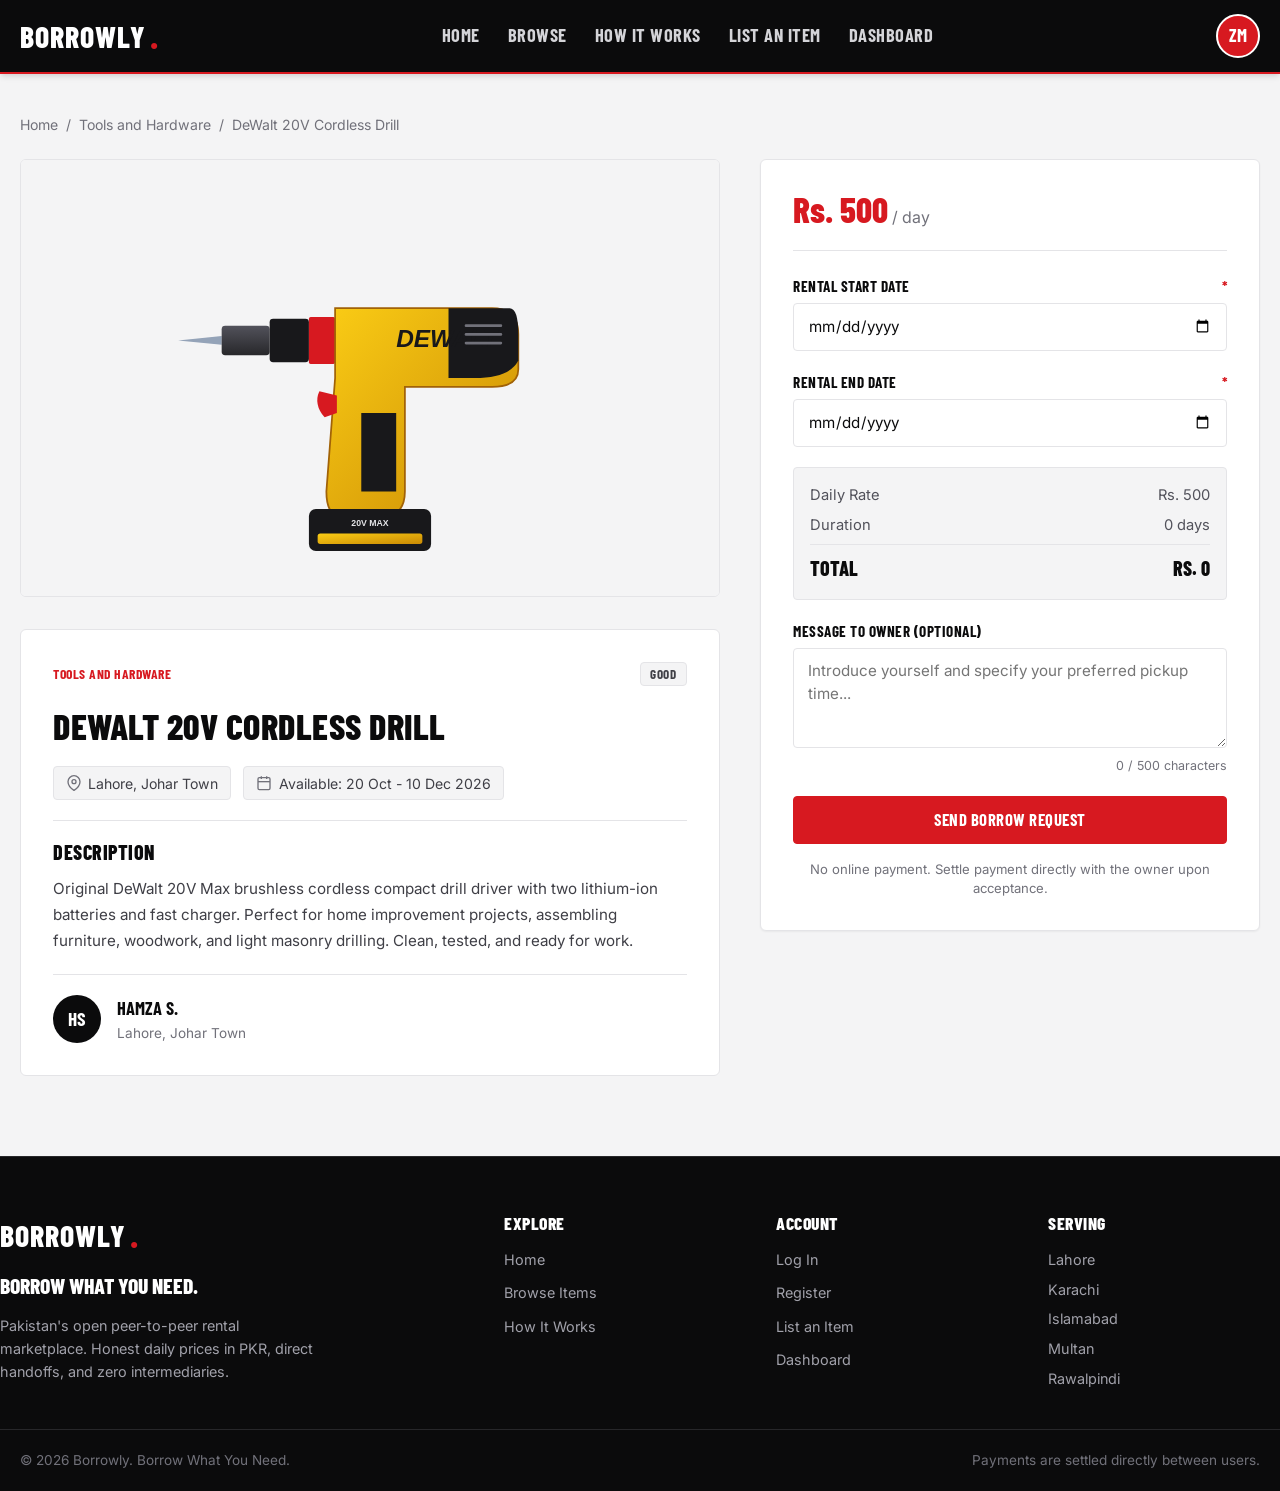
<file: item.html>
<!DOCTYPE html>
<html lang="en">
<head>
  <meta charset="UTF-8">
  <meta name="viewport" content="width=device-width, initial-scale=1.0">
  <title>DeWalt 20V Cordless Drill - Borrowly</title>

  <!-- Google Fonts: Barlow Condensed & Inter -->
  <link rel="preconnect" href="https://fonts.googleapis.com">
  <link rel="preconnect" href="https://fonts.gstatic.com" crossorigin>
  <link href="https://fonts.googleapis.com/css2?family=Barlow+Condensed:wght@700;800&family=Inter:wght@400;500;600;700&display=swap" rel="stylesheet">

  <!-- Core CSS -->
  <link rel="stylesheet" href="css/variables.css">
  <link rel="stylesheet" href="css/base.css">
  <link rel="stylesheet" href="css/components.css">
  <link rel="stylesheet" href="css/pages.css">
</head>
<body data-page="item" data-auth="user">

  <!-- Shared Header Injection Point -->
  <div id="site-header"></div>

  <main class="item-page">
    <div class="container">
      <!-- Breadcrumb -->
      <nav class="breadcrumb" aria-label="Breadcrumb">
        <a href="index.html">Home</a>
        <span>/</span>
        <a href="index.html#browse">Tools and Hardware</a>
        <span>/</span>
        <span>DeWalt 20V Cordless Drill</span>
      </nav>

      <div class="item-layout">
        <!-- Left: Item Photo, Specs & Description -->
        <div>
          <div class="item-gallery">
            <div class="item-gallery__main">
              <img src="assets/images/cordless-drill.svg" alt="DeWalt 20V Cordless Drill">
            </div>
          </div>

          <div class="item-details-card">
            <div class="item-header-meta">
              <span class="card__category">Tools and Hardware</span>
              <span class="badge badge--condition">Good</span>
            </div>

            <h1 class="item-title">DeWalt 20V Cordless Drill</h1>

            <div class="item-meta-pills">
              <div class="meta-pill">
                <svg viewBox="0 0 24 24" fill="none" stroke="currentColor" stroke-width="2"><path d="M21 10c0 7-9 13-9 13s-9-6-9-13a9 9 0 0 1 18 0z"></path><circle cx="12" cy="10" r="3"></circle></svg>
                <span>Lahore, Johar Town</span>
              </div>
              <div class="meta-pill">
                <svg viewBox="0 0 24 24" fill="none" stroke="currentColor" stroke-width="2"><rect x="3" y="4" width="18" height="18" rx="2" ry="2"></rect><line x1="16" y1="2" x2="16" y2="6"></line><line x1="8" y1="2" x2="8" y2="6"></line><line x1="3" y1="10" x2="21" y2="10"></line></svg>
                <span>Available: 20 Oct - 10 Dec 2026</span>
              </div>
            </div>

            <div class="item-description">
              <h3>Description</h3>
              <p>
                Original DeWalt 20V Max brushless cordless compact drill driver with two lithium-ion batteries and fast charger. Perfect for home improvement projects, assembling furniture, woodwork, and light masonry drilling. Clean, tested, and ready for work.
              </p>
            </div>

            <div class="owner-info-box">
              <div class="owner-avatar">HS</div>
              <div>
                <div class="owner-name">Hamza S.</div>
                <div class="owner-loc">Lahore, Johar Town</div>
              </div>
            </div>
          </div>
        </div>

        <!-- Right: Rental Request Form -->
        <aside>
          <div class="rental-request-box">
            <div class="rental-request-box__rate">
              <span class="rate-amount" id="itemDailyPrice">Rs. 500</span>
              <span class="rate-period">/ day</span>
            </div>

            <div id="requestAlertContainer"></div>

            <form id="rentalRequestForm" data-daily-price="500" novalidate>
              <div class="form-group">
                <label for="reqStartDate" class="form-label">
                  Rental Start Date <span class="form-label__req">*</span>
                </label>
                <input type="date" id="reqStartDate" class="form-input" required>
                <div class="form-error"></div>
              </div>

              <div class="form-group">
                <label for="reqEndDate" class="form-label">
                  Rental End Date <span class="form-label__req">*</span>
                </label>
                <input type="date" id="reqEndDate" class="form-input" required>
                <div class="form-error"></div>
              </div>

              <!-- Cost Calculation Summary -->
              <div class="calculation-summary">
                <div class="calculation-row">
                  <span>Daily Rate</span>
                  <span>Rs. 500</span>
                </div>
                <div class="calculation-row">
                  <span>Duration</span>
                  <span id="calcDays">0 days</span>
                </div>
                <div class="calculation-row calculation-row--total">
                  <span>Total</span>
                  <span id="calcTotal">Rs. 0</span>
                </div>
              </div>

              <div class="form-group">
                <label for="reqMessage" class="form-label">Message to Owner (Optional)</label>
                <textarea id="reqMessage" class="form-textarea" placeholder="Introduce yourself and specify your preferred pickup time..."></textarea>
                <div class="char-counter" id="messageCharCounter">0 / 500 characters</div>
                <div class="form-error"></div>
              </div>

              <button type="submit" class="btn btn--primary btn--block">Send Borrow Request</button>

              <p class="rental-notice">
                No online payment. Settle payment directly with the owner upon acceptance.
              </p>
            </form>
          </div>
        </aside>
      </div>
    </div>
  </main>

  <!-- Shared Footer Injection Point -->
  <div id="site-footer"></div>

  <!-- Scripts -->
  <script src="js/layout.js"></script>
  <script src="js/validation.js"></script>
  <script src="js/item.js"></script>
</body>
</html>
</file>
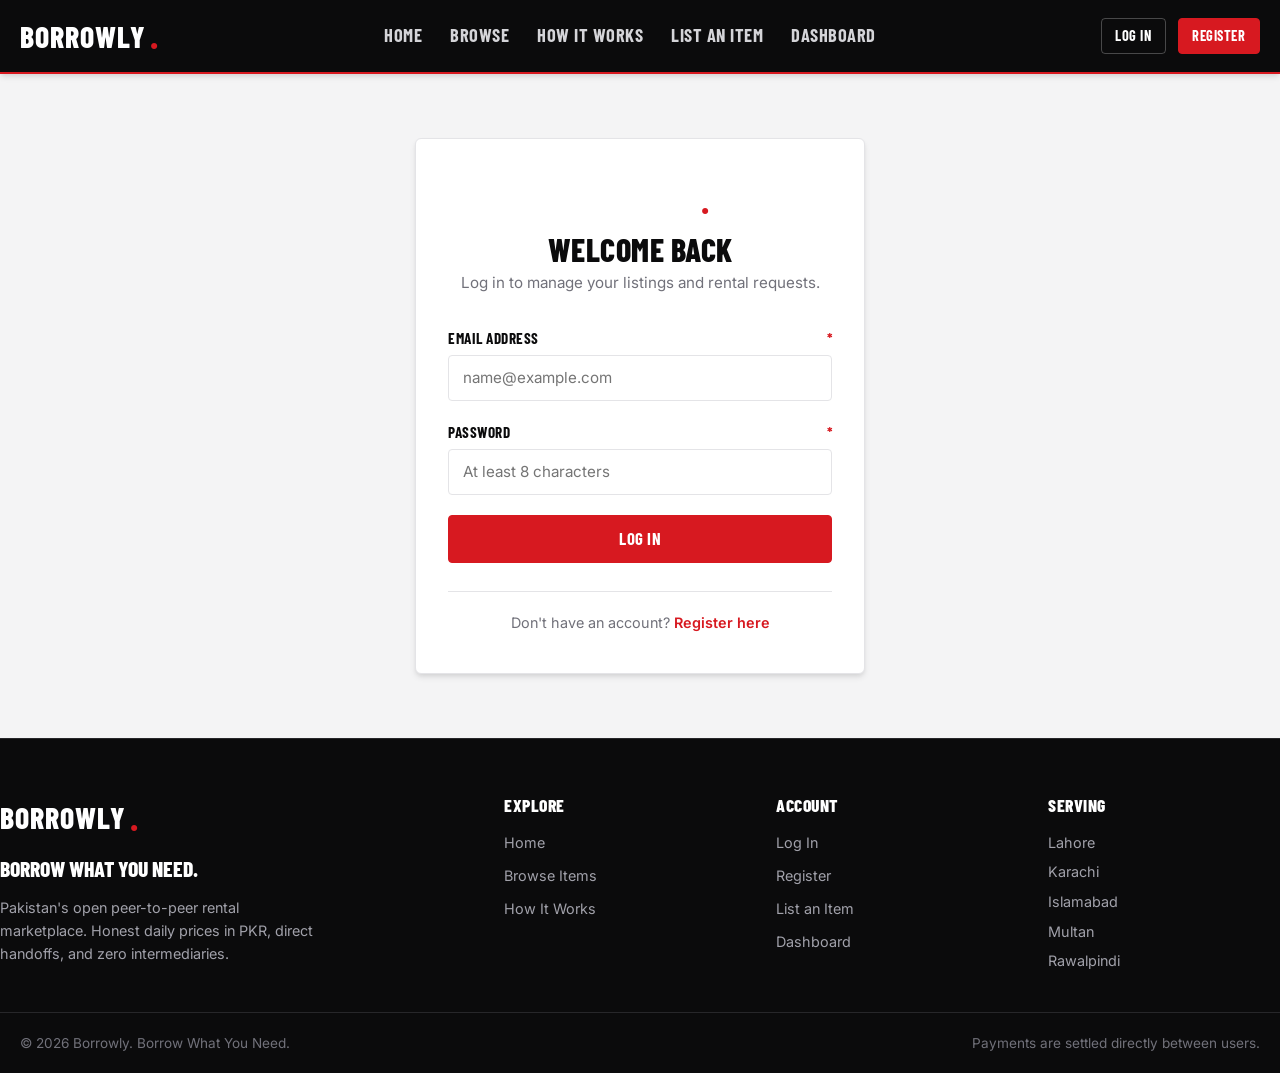
<file: login.html>
<!DOCTYPE html>
<html lang="en">
<head>
  <meta charset="UTF-8">
  <meta name="viewport" content="width=device-width, initial-scale=1.0">
  <title>Log In - Borrowly</title>

  <!-- Google Fonts: Barlow Condensed & Inter -->
  <link rel="preconnect" href="https://fonts.googleapis.com">
  <link rel="preconnect" href="https://fonts.gstatic.com" crossorigin>
  <link href="https://fonts.googleapis.com/css2?family=Barlow+Condensed:wght@700;800&family=Inter:wght@400;500;600;700&display=swap" rel="stylesheet">

  <!-- Core CSS -->
  <link rel="stylesheet" href="css/variables.css">
  <link rel="stylesheet" href="css/base.css">
  <link rel="stylesheet" href="css/components.css">
  <link rel="stylesheet" href="css/pages.css">
</head>
<body data-page="login" data-auth="guest">

  <!-- Shared Header Injection Point -->
  <div id="site-header"></div>

  <main class="auth-page">
    <div class="auth-card">
      <div class="auth-card__header">
        <a href="index.html" class="brand-logo" aria-label="Borrowly Homepage">
          BORROWLY<span class="brand-logo__dot">.</span>
        </a>
        <h1 class="auth-card__title">Welcome Back</h1>
        <p class="auth-card__subtitle">Log in to manage your listings and rental requests.</p>
      </div>

      <div id="loginAlertContainer"></div>

      <form id="loginForm" novalidate>
        <div class="form-group">
          <label for="loginEmail" class="form-label">
            Email Address <span class="form-label__req">*</span>
          </label>
          <input type="email" id="loginEmail" class="form-input" placeholder="name@example.com" autocomplete="email" required>
          <div class="form-error"></div>
        </div>

        <div class="form-group">
          <label for="loginPassword" class="form-label">
            Password <span class="form-label__req">*</span>
          </label>
          <input type="password" id="loginPassword" class="form-input" placeholder="At least 8 characters" autocomplete="current-password" required>
          <div class="form-error"></div>
        </div>

        <button type="submit" class="btn btn--primary btn--block">Log In</button>
      </form>

      <div class="auth-card__footer">
        Don't have an account? <a href="register.html">Register here</a>
      </div>
    </div>
  </main>

  <!-- Shared Footer Injection Point -->
  <div id="site-footer"></div>

  <!-- Scripts -->
  <script src="js/layout.js"></script>
  <script src="js/validation.js"></script>
  <script src="js/forms.js"></script>
</body>
</html>
</file>
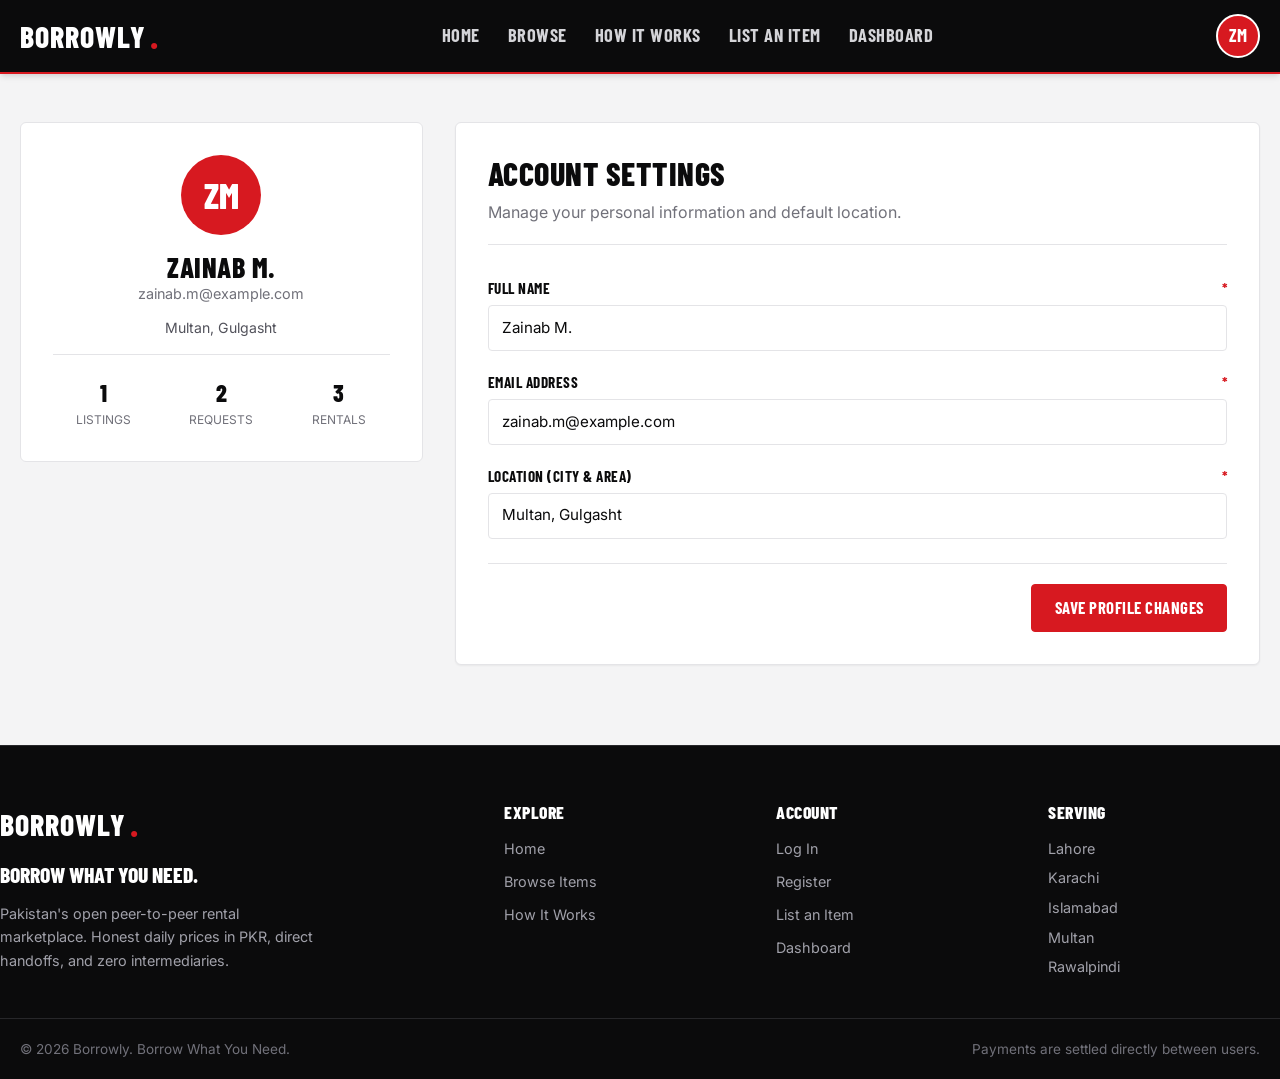
<file: profile.html>
<!DOCTYPE html>
<html lang="en">
<head>
  <meta charset="UTF-8">
  <meta name="viewport" content="width=device-width, initial-scale=1.0">
  <title>User Profile - Borrowly</title>

  <!-- Google Fonts: Barlow Condensed & Inter -->
  <link rel="preconnect" href="https://fonts.googleapis.com">
  <link rel="preconnect" href="https://fonts.gstatic.com" crossorigin>
  <link href="https://fonts.googleapis.com/css2?family=Barlow+Condensed:wght@700;800&family=Inter:wght@400;500;600;700&display=swap" rel="stylesheet">

  <!-- Core CSS -->
  <link rel="stylesheet" href="css/variables.css">
  <link rel="stylesheet" href="css/base.css">
  <link rel="stylesheet" href="css/components.css">
  <link rel="stylesheet" href="css/pages.css">
</head>
<body data-page="profile" data-auth="user">

  <!-- Shared Header Injection Point -->
  <div id="site-header"></div>

  <main class="form-page-layout">
    <div class="container">
      <div class="profile-grid">
        <!-- Profile Summary Card -->
        <aside>
          <div class="profile-card">
            <div class="profile-card__avatar">ZM</div>
            <div>
              <h2 class="profile-title">Zainab M.</h2>
              <p class="profile-email">zainab.m@example.com</p>
              <p class="profile-loc">Multan, Gulgasht</p>
            </div>

            <div class="profile-stats-row">
              <div class="profile-stat-box">
                <span class="profile-stat-val">1</span>
                <span class="profile-stat-lbl">Listings</span>
              </div>
              <div class="profile-stat-box">
                <span class="profile-stat-val">2</span>
                <span class="profile-stat-lbl">Requests</span>
              </div>
              <div class="profile-stat-box">
                <span class="profile-stat-val">3</span>
                <span class="profile-stat-lbl">Rentals</span>
              </div>
            </div>
          </div>
        </aside>

        <!-- Edit Profile Form -->
        <div>
          <div class="form-card profile-form-card">
            <div class="form-card__header">
              <h2>Account Settings</h2>
              <p class="section-header__subtitle">Manage your personal information and default location.</p>
            </div>

            <div id="profileAlertContainer"></div>

            <form id="profileForm" novalidate>
              <div class="form-group">
                <label for="profileName" class="form-label">
                  Full Name <span class="form-label__req">*</span>
                </label>
                <input type="text" id="profileName" class="form-input" value="Zainab M." required>
                <div class="form-error"></div>
              </div>

              <div class="form-group">
                <label for="profileEmail" class="form-label">
                  Email Address <span class="form-label__req">*</span>
                </label>
                <input type="email" id="profileEmail" class="form-input" value="zainab.m@example.com" autocomplete="email" required>
                <div class="form-error"></div>
              </div>

              <div class="form-group">
                <label for="profileLocation" class="form-label">
                  Location (City &amp; Area) <span class="form-label__req">*</span>
                </label>
                <input type="text" id="profileLocation" class="form-input" value="Multan, Gulgasht" maxlength="150" required>
                <div class="form-error"></div>
              </div>

              <div class="form-card__actions profile-form-actions">
                <button type="submit" class="btn btn--primary">Save Profile Changes</button>
              </div>
            </form>
          </div>
        </div>
      </div>
    </div>
  </main>

  <!-- Shared Footer Injection Point -->
  <div id="site-footer"></div>

  <!-- Scripts -->
  <script src="js/layout.js"></script>
  <script src="js/validation.js"></script>
  <script src="js/forms.js"></script>
</body>
</html>
</file>
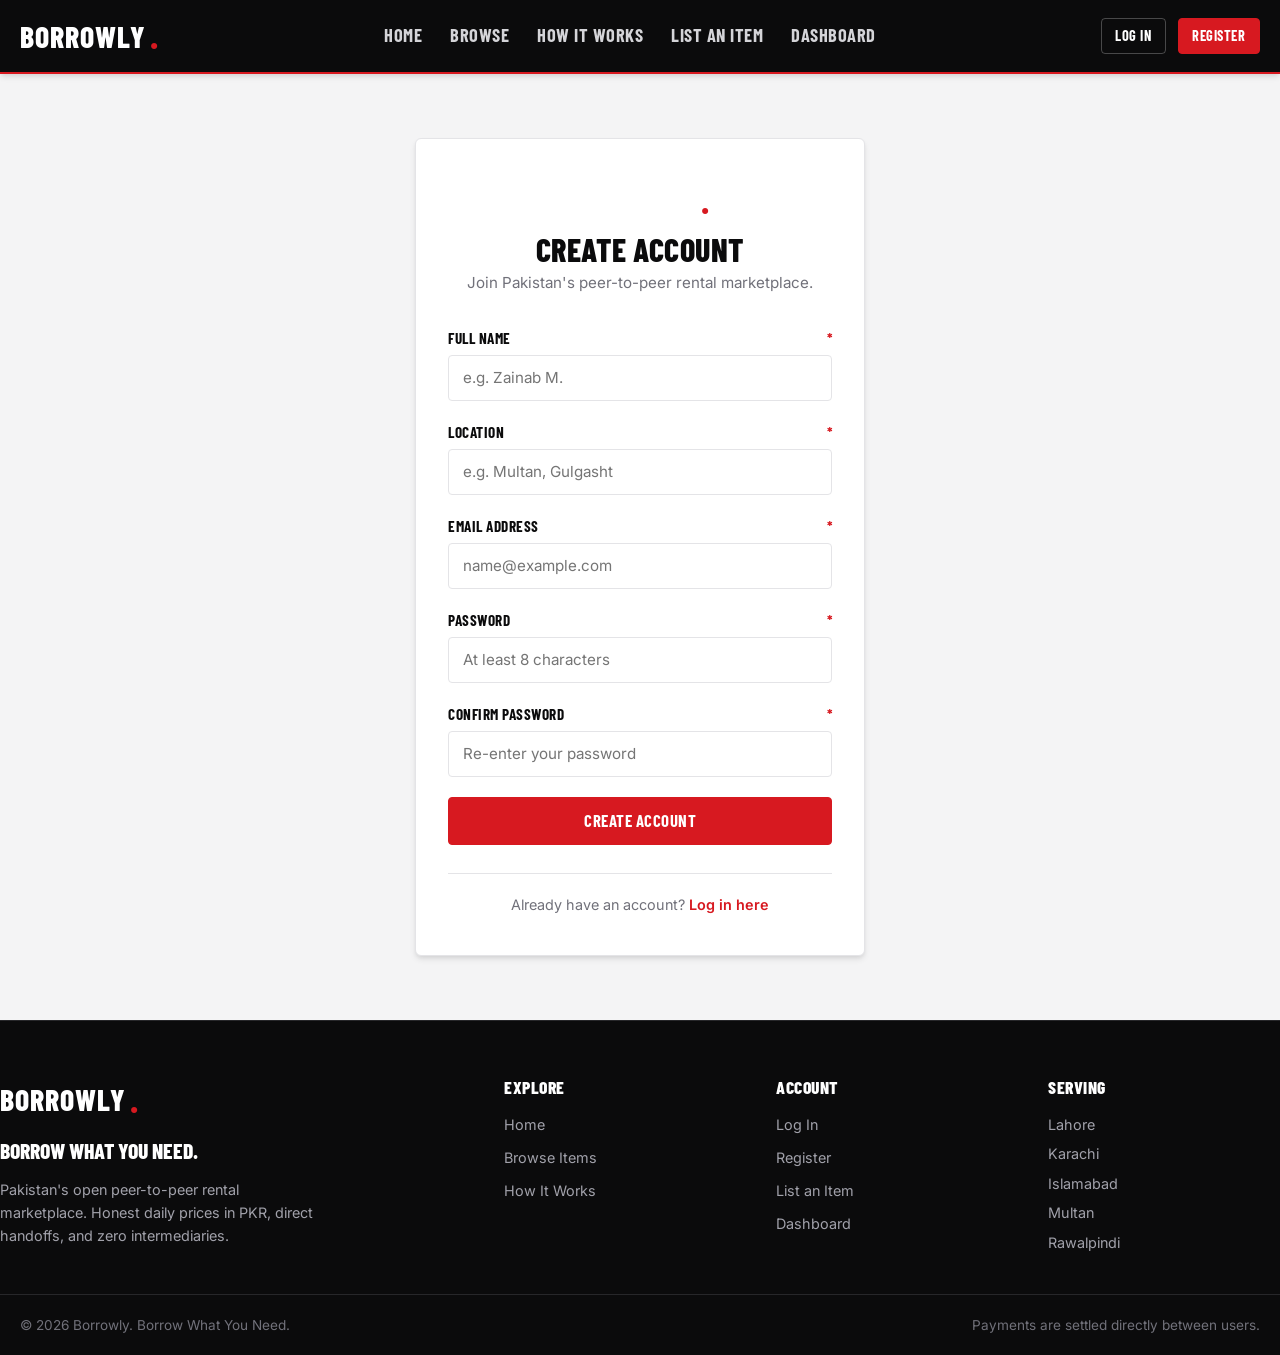
<file: register.html>
<!DOCTYPE html>
<html lang="en">
<head>
  <meta charset="UTF-8">
  <meta name="viewport" content="width=device-width, initial-scale=1.0">
  <title>Register - Borrowly</title>

  <!-- Google Fonts: Barlow Condensed & Inter -->
  <link rel="preconnect" href="https://fonts.googleapis.com">
  <link rel="preconnect" href="https://fonts.gstatic.com" crossorigin>
  <link href="https://fonts.googleapis.com/css2?family=Barlow+Condensed:wght@700;800&family=Inter:wght@400;500;600;700&display=swap" rel="stylesheet">

  <!-- Core CSS -->
  <link rel="stylesheet" href="css/variables.css">
  <link rel="stylesheet" href="css/base.css">
  <link rel="stylesheet" href="css/components.css">
  <link rel="stylesheet" href="css/pages.css">
</head>
<body data-page="register" data-auth="guest">

  <!-- Shared Header Injection Point -->
  <div id="site-header"></div>

  <main class="auth-page">
    <div class="auth-card">
      <div class="auth-card__header">
        <a href="index.html" class="brand-logo" aria-label="Borrowly Homepage">
          BORROWLY<span class="brand-logo__dot">.</span>
        </a>
        <h1 class="auth-card__title">Create Account</h1>
        <p class="auth-card__subtitle">Join Pakistan's peer-to-peer rental marketplace.</p>
      </div>

      <div id="registerAlertContainer"></div>

      <form id="registerForm" novalidate>
        <div class="form-group">
          <label for="registerName" class="form-label">
            Full Name <span class="form-label__req">*</span>
          </label>
          <input type="text" id="registerName" class="form-input" placeholder="e.g. Zainab M." required>
          <div class="form-error"></div>
        </div>

        <div class="form-group">
          <label for="registerLocation" class="form-label">
            Location <span class="form-label__req">*</span>
          </label>
          <input type="text" id="registerLocation" class="form-input" placeholder="e.g. Multan, Gulgasht" maxlength="150" required>
          <div class="form-error"></div>
        </div>

        <div class="form-group">
          <label for="registerEmail" class="form-label">
            Email Address <span class="form-label__req">*</span>
          </label>
          <input type="email" id="registerEmail" class="form-input" placeholder="name@example.com" autocomplete="email" required>
          <div class="form-error"></div>
        </div>

        <div class="form-group">
          <label for="registerPassword" class="form-label">
            Password <span class="form-label__req">*</span>
          </label>
          <input type="password" id="registerPassword" class="form-input" placeholder="At least 8 characters" autocomplete="new-password" required>
          <div class="form-error"></div>
        </div>

        <div class="form-group">
          <label for="registerConfirmPassword" class="form-label">
            Confirm Password <span class="form-label__req">*</span>
          </label>
          <input type="password" id="registerConfirmPassword" class="form-input" placeholder="Re-enter your password" autocomplete="new-password" required>
          <div class="form-error"></div>
        </div>

        <button type="submit" class="btn btn--primary btn--block">Create Account</button>
      </form>

      <div class="auth-card__footer">
        Already have an account? <a href="login.html">Log in here</a>
      </div>
    </div>
  </main>

  <!-- Shared Footer Injection Point -->
  <div id="site-footer"></div>

  <!-- Scripts -->
  <script src="js/layout.js"></script>
  <script src="js/validation.js"></script>
  <script src="js/forms.js"></script>
</body>
</html>
</file>
<file: css/variables.css>
/* ==========================================================================
   CSS Variables & Design Tokens - Borrowly Marketplace
   ========================================================================== */

:root {
  /* Brand Colors */
  --color-primary: #D71920;
  --color-primary-hover: #B5141A;
  --color-primary-light: #FEE2E2;

  /* Neutral Colors */
  --color-black: #0B0B0C;
  --color-dark: #18181B;
  --color-dark-elevated: #27272A;
  --color-muted: #71717A;
  --color-border: #E4E4E7;
  --color-border-dark: #27272A;
  --color-bg-light: #F4F4F5;
  --color-bg-white: #FFFFFF;

  /* Status Colors */
  --status-pending-bg: #FEF3C7;
  --status-pending-text: #92400E;
  --status-pending-border: #FCD34D;

  --status-accepted-bg: #DCFCE7;
  --status-accepted-text: #166534;
  --status-accepted-border: #86EFAC;

  --status-rejected-bg: #FEE2E2;
  --status-rejected-text: #991B1B;
  --status-rejected-border: #FCA5A5;

  --status-active-bg: #ECFDF5;
  --status-active-text: #065F46;
  --status-active-border: #A7F3D0;

  --status-inactive-bg: #F4F4F5;
  --status-inactive-text: #52525B;
  --status-inactive-border: #D4D4D8;

  /* Typography */
  --font-heading: 'Barlow Condensed', sans-serif;
  --font-body: 'Inter', -apple-system, BlinkMacSystemFont, "Segoe UI", Roboto, sans-serif;

  /* Sizing & Spacing */
  --container-max-width: 1280px;
  --radius-sm: 4px;
  --radius-md: 6px;
  --tap-target-min: 44px;

  /* Shadows */
  --shadow-sm: 0 1px 2px 0 rgba(0, 0, 0, 0.05);
  --shadow-md: 0 4px 6px -1px rgba(0, 0, 0, 0.1), 0 2px 4px -1px rgba(0, 0, 0, 0.06);
  --shadow-lg: 0 10px 15px -3px rgba(0, 0, 0, 0.1), 0 4px 6px -2px rgba(0, 0, 0, 0.05);

  /* Transitions */
  --transition-fast: 0.15s ease;
  --transition-normal: 0.25s ease;
}
</file>
<file: css/base.css>
/* ==========================================================================
   Base Styles & Reset - Borrowly
   ========================================================================== */

/* Modern CSS Reset */
*,
*::before,
*::after {
  box-sizing: border-box;
  margin: 0;
  padding: 0;
}

html {
  font-size: 16px;
  scroll-behavior: smooth;
  -webkit-text-size-adjust: 100%;
}

body {
  font-family: var(--font-body);
  font-size: 0.95rem;
  line-height: 1.5;
  color: var(--color-black);
  background-color: var(--color-bg-light);
  min-height: 100vh;
  display: flex;
  flex-direction: column;
  -webkit-font-smoothing: antialiased;
  -moz-osx-font-smoothing: grayscale;
}

/* Page content wrapper expands to push footer to bottom */
main {
  flex: 1 0 auto;
  width: 100%;
}

/* Typography */
h1, h2, h3, h4, h5, h6 {
  font-family: var(--font-heading);
  font-weight: 800;
  text-transform: uppercase;
  letter-spacing: 0.5px;
  line-height: 1.15;
  color: var(--color-black);
}

h1 {
  font-size: 2.5rem;
}

h2 {
  font-size: 2rem;
}

h3 {
  font-size: 1.5rem;
}

h4 {
  font-size: 1.25rem;
}

p {
  margin-bottom: 0.75rem;
  color: var(--color-black);
}

p:last-child {
  margin-bottom: 0;
}

a {
  color: inherit;
  text-decoration: none;
  transition: color var(--transition-fast);
}

img, svg {
  display: block;
  max-width: 100%;
  height: auto;
}

button, input, select, textarea {
  font-family: inherit;
  font-size: inherit;
  line-height: inherit;
  color: inherit;
}

/* Accessibility Focus Ring */
button:focus-visible,
a:focus-visible,
input:focus-visible,
select:focus-visible,
textarea:focus-visible {
  outline: 2px solid var(--color-primary);
  outline-offset: 2px;
}

/* Global Container */
.container {
  width: 100%;
  max-width: var(--container-max-width);
  margin-left: auto;
  margin-right: auto;
  padding-left: 1.25rem;
  padding-right: 1.25rem;
}

/* Screen reader text */
.sr-only {
  position: absolute;
  width: 1px;
  height: 1px;
  padding: 0;
  margin: -1px;
  overflow: hidden;
  clip: rect(0, 0, 0, 0);
  white-space: nowrap;
  border: 0;
}
</file>
<file: css/components.css>
/* ==========================================================================
   Reusable UI Components - Borrowly
   ========================================================================== */

/* ---------------------------------------------------------
   1. Header & Navigation
   --------------------------------------------------------- */
.site-header {
  background-color: var(--color-black);
  color: var(--color-bg-white);
  border-bottom: 2px solid var(--color-primary);
  position: sticky;
  top: 0;
  z-index: 1000;
  box-shadow: var(--shadow-md);
}

.site-header__inner {
  display: flex;
  align-items: center;
  justify-content: space-between;
  height: 72px;
  gap: 1.5rem;
}

/* Brand Logo */
.brand-logo {
  display: inline-flex;
  align-items: center;
  gap: 0.25rem;
  font-family: var(--font-heading);
  font-size: 1.85rem;
  font-weight: 800;
  letter-spacing: 1px;
  color: var(--color-bg-white);
  text-transform: uppercase;
}

.brand-logo__dot {
  color: var(--color-primary);
  font-size: 2.2rem;
  line-height: 0.5;
}

/* Nav Links Desktop */
.site-nav {
  display: flex;
  align-items: center;
  gap: 0.5rem;
}

.nav-links {
  list-style: none;
  display: flex;
  align-items: center;
  gap: 1.25rem;
}

.nav-link {
  font-family: var(--font-heading);
  font-size: 1.15rem;
  font-weight: 700;
  text-transform: uppercase;
  letter-spacing: 0.5px;
  color: #D4D4D8;
  padding: 0.5rem 0.25rem;
  position: relative;
  transition: color var(--transition-fast);
  min-height: var(--tap-target-min);
  display: inline-flex;
  align-items: center;
}

.nav-link:hover {
  color: var(--color-bg-white);
}

.nav-link.is-active {
  color: var(--color-bg-white);
}

.nav-link.is-active::after {
  content: '';
  position: absolute;
  bottom: 0;
  left: 0;
  width: 100%;
  height: 3px;
  background-color: var(--color-primary);
  border-radius: 2px;
}

/* Header Actions (Guest vs User) */
.header-actions {
  display: flex;
  align-items: center;
  gap: 0.75rem;
}

.auth-guest {
  display: flex;
  align-items: center;
  gap: 0.75rem;
}

.auth-user {
  position: relative;
  display: flex;
  align-items: center;
}

/* User Avatar & Dropdown */
.user-avatar-btn {
  display: inline-flex;
  align-items: center;
  justify-content: center;
  width: 44px;
  height: 44px;
  border-radius: 50%;
  background-color: var(--color-primary);
  color: var(--color-bg-white);
  font-family: var(--font-heading);
  font-weight: 700;
  font-size: 1.15rem;
  border: 2px solid var(--color-bg-white);
  cursor: pointer;
  transition: transform var(--transition-fast), box-shadow var(--transition-fast);
}

.user-avatar-btn:hover {
  transform: scale(1.04);
}

.user-dropdown {
  position: absolute;
  right: 0;
  top: calc(100% + 10px);
  background-color: var(--color-dark);
  border: 1px solid var(--color-dark-elevated);
  border-radius: var(--radius-md);
  box-shadow: var(--shadow-lg);
  min-width: 180px;
  padding: 0.5rem 0;
  display: none;
  flex-direction: column;
  z-index: 1050;
}

.user-dropdown.is-open {
  display: flex;
}

.user-dropdown__header {
  padding: 0.75rem 1rem;
  border-bottom: 1px solid var(--color-dark-elevated);
}

.user-dropdown__name {
  font-family: var(--font-heading);
  font-weight: 700;
  font-size: 1rem;
  color: var(--color-bg-white);
  text-transform: uppercase;
}

.user-dropdown__email {
  font-size: 0.78rem;
  color: var(--color-muted);
  word-break: break-all;
}

.user-dropdown__item {
  padding: 0.75rem 1rem;
  font-family: var(--font-heading);
  font-size: 1rem;
  font-weight: 700;
  text-transform: uppercase;
  color: #E4E4E7;
  display: flex;
  align-items: center;
  gap: 0.5rem;
  min-height: var(--tap-target-min);
  cursor: pointer;
  background: none;
  border: none;
  width: 100%;
  text-align: left;
}

.user-dropdown__item:hover {
  background-color: var(--color-dark-elevated);
  color: var(--color-primary);
}

/* Mobile Hamburger Toggle */
.mobile-nav-toggle {
  display: none;
  background: none;
  border: 1px solid var(--color-dark-elevated);
  border-radius: var(--radius-sm);
  color: var(--color-bg-white);
  padding: 0.5rem;
  width: 44px;
  height: 44px;
  cursor: pointer;
  align-items: center;
  justify-content: center;
}

/* ---------------------------------------------------------
   2. Buttons
   --------------------------------------------------------- */
.btn {
  display: inline-flex;
  align-items: center;
  justify-content: center;
  gap: 0.5rem;
  min-height: var(--tap-target-min);
  padding: 0.65rem 1.4rem;
  font-family: var(--font-heading);
  font-size: 1.05rem;
  font-weight: 700;
  text-transform: uppercase;
  letter-spacing: 0.5px;
  border-radius: var(--radius-sm);
  border: 1px solid transparent;
  cursor: pointer;
  transition: background-color var(--transition-fast), color var(--transition-fast), border-color var(--transition-fast), box-shadow var(--transition-fast);
  text-decoration: none;
  white-space: nowrap;
}

.btn:active {
  transform: translateY(1px);
}

.btn--primary {
  background-color: var(--color-primary);
  color: var(--color-bg-white);
  border-color: var(--color-primary);
}

.btn--primary:hover {
  background-color: var(--color-primary-hover);
  border-color: var(--color-primary-hover);
  color: var(--color-bg-white);
}

.btn--secondary {
  background-color: var(--color-black);
  color: var(--color-bg-white);
  border-color: var(--color-black);
}

.btn--secondary:hover {
  background-color: var(--color-dark-elevated);
  color: var(--color-bg-white);
}

.btn--outline {
  background-color: transparent;
  color: var(--color-black);
  border-color: var(--color-border);
}

.btn--outline:hover {
  background-color: var(--color-bg-white);
  border-color: var(--color-black);
}

.btn--outline-light {
  background-color: transparent;
  color: var(--color-bg-white);
  border-color: rgba(255, 255, 255, 0.25);
}

.btn--outline-light:hover {
  background-color: rgba(255, 255, 255, 0.1);
  border-color: var(--color-bg-white);
  color: var(--color-bg-white);
}

.btn--danger {
  background-color: transparent;
  color: var(--color-primary);
  border-color: var(--color-primary);
}

.btn--danger:hover {
  background-color: var(--color-primary);
  color: var(--color-bg-white);
}

.btn--sm {
  min-height: 36px;
  padding: 0.35rem 0.85rem;
  font-size: 0.9rem;
}

.btn--block {
  width: 100%;
}

/* ---------------------------------------------------------
   3. Badges & Tags
   --------------------------------------------------------- */
.badge {
  display: inline-flex;
  align-items: center;
  padding: 0.2rem 0.6rem;
  font-family: var(--font-heading);
  font-size: 0.82rem;
  font-weight: 700;
  text-transform: uppercase;
  letter-spacing: 0.5px;
  border-radius: var(--radius-sm);
  border: 1px solid transparent;
  line-height: 1.2;
}

.badge--pending {
  background-color: var(--status-pending-bg);
  color: var(--status-pending-text);
  border-color: var(--status-pending-border);
}

.badge--accepted {
  background-color: var(--status-accepted-bg);
  color: var(--status-accepted-text);
  border-color: var(--status-accepted-border);
}

.badge--rejected {
  background-color: var(--status-rejected-bg);
  color: var(--status-rejected-text);
  border-color: var(--status-rejected-border);
}

.badge--active {
  background-color: var(--status-active-bg);
  color: var(--status-active-text);
  border-color: var(--status-active-border);
}

.badge--inactive {
  background-color: var(--status-inactive-bg);
  color: var(--status-inactive-text);
  border-color: var(--status-inactive-border);
}

.badge--condition {
  background-color: #F4F4F5;
  color: #3F3F46;
  border-color: #E4E4E7;
}

/* ---------------------------------------------------------
   4. Item Cards
   --------------------------------------------------------- */
.card {
  background-color: var(--color-bg-white);
  border: 1px solid var(--color-border);
  border-radius: var(--radius-md);
  overflow: hidden;
  display: flex;
  flex-direction: column;
  transition: transform var(--transition-fast), box-shadow var(--transition-fast), border-color var(--transition-fast);
}

.card:hover {
  transform: translateY(-2px);
  box-shadow: var(--shadow-md);
  border-color: #D4D4D8;
}

.card__img-wrap {
  width: 100%;
  aspect-ratio: 4 / 3;
  background-color: #E4E4E7;
  overflow: hidden;
  position: relative;
}

.card__img {
  width: 100%;
  height: 100%;
  object-fit: cover;
  transition: transform var(--transition-normal);
}

.card:hover .card__img {
  transform: scale(1.03);
}

.card__body {
  padding: 1.15rem;
  display: flex;
  flex-direction: column;
  flex-grow: 1;
  gap: 0.65rem;
}

.card__category {
  font-family: var(--font-heading);
  font-size: 0.85rem;
  font-weight: 700;
  text-transform: uppercase;
  letter-spacing: 0.5px;
  color: var(--color-primary);
}

.card__title {
  font-family: var(--font-heading);
  font-size: 1.35rem;
  font-weight: 800;
  color: var(--color-black);
  text-transform: uppercase;
  line-height: 1.2;
  margin: 0;
  display: -webkit-box;
  -webkit-line-clamp: 2;
  -webkit-box-orient: vertical;
  overflow: hidden;
}

.card__meta {
  display: flex;
  flex-direction: column;
  gap: 0.4rem;
  font-size: 0.85rem;
  color: var(--color-muted);
  margin-top: 0.25rem;
}

.card__meta-item {
  display: flex;
  align-items: center;
  gap: 0.45rem;
}

.card__meta-item svg {
  width: 15px;
  height: 15px;
  flex-shrink: 0;
  stroke: var(--color-muted);
}

.card__footer {
  padding: 1rem 1.15rem;
  background-color: #FAFAFA;
  border-top: 1px solid var(--color-border);
  display: flex;
  align-items: center;
  justify-content: space-between;
  gap: 0.75rem;
}

.card__price-box {
  display: flex;
  flex-direction: column;
}

.card__price {
  font-family: var(--font-heading);
  font-size: 1.25rem;
  font-weight: 800;
  color: var(--color-black);
  line-height: 1.1;
}

.card__owner {
  font-size: 0.78rem;
  color: var(--color-muted);
}

/* ---------------------------------------------------------
   5. Forms & Inputs
   --------------------------------------------------------- */
.form-group {
  display: flex;
  flex-direction: column;
  gap: 0.35rem;
  margin-bottom: 1.25rem;
}

.form-label {
  font-family: var(--font-heading);
  font-size: 0.95rem;
  font-weight: 700;
  text-transform: uppercase;
  letter-spacing: 0.5px;
  color: var(--color-black);
  display: flex;
  justify-content: space-between;
  align-items: center;
}

.form-label__req {
  color: var(--color-primary);
  margin-left: 2px;
}

.form-input,
.form-select,
.form-textarea {
  width: 100%;
  padding: 0.65rem 0.85rem;
  font-size: 0.95rem;
  font-family: var(--font-body);
  background-color: var(--color-bg-white);
  border: 1px solid var(--color-border);
  border-radius: var(--radius-sm);
  color: var(--color-black);
  transition: border-color var(--transition-fast), box-shadow var(--transition-fast);
  min-height: var(--tap-target-min);
}

.form-textarea {
  min-height: 100px;
  resize: vertical;
}

.form-input:focus,
.form-select:focus,
.form-textarea:focus {
  outline: none;
  border-color: var(--color-black);
  box-shadow: 0 0 0 1px var(--color-black);
}

.form-input.input-error,
.form-select.input-error,
.form-textarea.input-error {
  border-color: var(--color-primary);
  background-color: #FFFDFD;
}

.form-error {
  font-size: 0.8rem;
  color: var(--color-primary);
  display: none;
  margin-top: 0.2rem;
  font-weight: 500;
}

.form-error.is-visible {
  display: block;
}

.char-counter {
  font-size: 0.78rem;
  color: var(--color-muted);
  text-align: right;
  margin-top: 0.2rem;
}

.char-counter.is-limit {
  color: var(--color-primary);
  font-weight: 600;
}

/* ---------------------------------------------------------
   6. Alerts & Notifications
   --------------------------------------------------------- */
.alert {
  padding: 1rem 1.25rem;
  border-radius: var(--radius-sm);
  border: 1px solid transparent;
  margin-bottom: 1.25rem;
  display: flex;
  align-items: flex-start;
  gap: 0.75rem;
  font-size: 0.92rem;
}

.alert--success {
  background-color: var(--status-accepted-bg);
  color: var(--status-accepted-text);
  border-color: var(--status-accepted-border);
}

.alert--error {
  background-color: var(--status-rejected-bg);
  color: var(--status-rejected-text);
  border-color: var(--status-rejected-border);
}

.alert--settlement {
  background-color: #F0FDF4;
  color: #14532D;
  border: 1.5px solid #22C55E;
}

.alert--settlement strong {
  color: #166534;
}

/* ---------------------------------------------------------
   7. Tabs Component
   --------------------------------------------------------- */
.tabs {
  display: flex;
  flex-direction: column;
}

.tabs-nav {
  display: flex;
  border-bottom: 2px solid var(--color-border);
  gap: 0.5rem;
  overflow-x: auto;
  -webkit-overflow-scrolling: touch;
}

.tab-btn {
  background: none;
  border: none;
  padding: 0.85rem 1.25rem;
  font-family: var(--font-heading);
  font-size: 1.15rem;
  font-weight: 700;
  text-transform: uppercase;
  letter-spacing: 0.5px;
  color: var(--color-muted);
  cursor: pointer;
  position: relative;
  white-space: nowrap;
  min-height: var(--tap-target-min);
  transition: color var(--transition-fast);
}

.tab-btn:hover {
  color: var(--color-black);
}

.tab-btn.is-active {
  color: var(--color-black);
}

.tab-btn.is-active::after {
  content: '';
  position: absolute;
  bottom: -2px;
  left: 0;
  width: 100%;
  height: 3px;
  background-color: var(--color-primary);
}

.tab-panel {
  display: none;
  padding-top: 1.5rem;
}

.tab-panel.is-active {
  display: block;
}

/* ---------------------------------------------------------
   8. Footer
   --------------------------------------------------------- */
.site-footer {
  background-color: var(--color-black);
  color: #A1A1AA;
  border-top: 1px solid var(--color-dark-elevated);
  margin-top: auto;
}

.site-footer__main {
  padding: 3.5rem 0 2.5rem;
}

.site-footer__grid {
  display: grid;
  grid-template-columns: 2fr 1fr 1fr 1fr;
  gap: 2.5rem;
}

.footer-col__brand {
  display: flex;
  flex-direction: column;
  gap: 0.75rem;
}

.footer-col__tagline {
  font-family: var(--font-heading);
  font-size: 1.35rem;
  font-weight: 800;
  color: var(--color-bg-white);
  text-transform: uppercase;
}

.footer-col__desc {
  font-size: 0.9rem;
  line-height: 1.6;
  color: #A1A1AA;
  max-width: 320px;
}

.footer-col__title {
  font-family: var(--font-heading);
  font-size: 1.1rem;
  font-weight: 800;
  text-transform: uppercase;
  color: var(--color-bg-white);
  letter-spacing: 0.5px;
  margin-bottom: 1rem;
}

.footer-links {
  list-style: none;
  display: flex;
  flex-direction: column;
  gap: 0.65rem;
}

.footer-link {
  font-size: 0.9rem;
  color: #A1A1AA;
  transition: color var(--transition-fast);
}

.footer-link:hover {
  color: var(--color-bg-white);
}

.footer-plain-list {
  list-style: none;
  display: flex;
  flex-direction: column;
  gap: 0.5rem;
  font-size: 0.9rem;
  color: #A1A1AA;
}

.site-footer__bottom {
  border-top: 1px solid var(--color-dark-elevated);
  padding: 1.25rem 0;
  font-size: 0.85rem;
  color: #71717A;
}

.site-footer__bottom-inner {
  display: flex;
  justify-content: space-between;
  align-items: center;
  flex-wrap: wrap;
  gap: 0.75rem;
}

/* ---------------------------------------------------------
   9. Responsive Breakpoints
   --------------------------------------------------------- */
@media (max-width: 1023px) {
  .site-footer__grid {
    grid-template-columns: 1fr 1fr;
    gap: 2rem;
  }
}

@media (max-width: 834px) {
  .mobile-nav-toggle {
    display: inline-flex;
  }

  .site-nav {
    display: none;
    position: absolute;
    top: 72px;
    left: 0;
    right: 0;
    background-color: var(--color-black);
    border-bottom: 2px solid var(--color-primary);
    padding: 1.25rem;
    flex-direction: column;
    align-items: stretch;
    box-shadow: var(--shadow-lg);
  }

  .site-nav.is-open {
    display: flex;
  }

  .nav-links {
    flex-direction: column;
    align-items: stretch;
    gap: 0.25rem;
  }

  .nav-link {
    padding: 0.75rem 0.5rem;
    border-bottom: 1px solid var(--color-dark-elevated);
  }

  .nav-link.is-active::after {
    display: none;
  }

  .nav-link.is-active {
    color: var(--color-primary);
  }

  .header-actions {
    margin-left: auto;
  }
}

@media (max-width: 639px) {
  .site-footer__grid {
    grid-template-columns: 1fr;
    gap: 2rem;
  }

  .site-footer__bottom-inner {
    flex-direction: column;
    align-items: flex-start;
  }
}

/* Visibility Utility */
.is-hidden {
  display: none;
}
</file>
<file: css/pages.css>
/* ==========================================================================
   Page-Specific Layouts & Styles - Borrowly
   ========================================================================== */

/* ---------------------------------------------------------
   1. Home & Browse Page (index.html)
   --------------------------------------------------------- */
.hero {
  background-color: var(--color-black);
  color: var(--color-bg-white);
  padding: 4.5rem 0 3.5rem;
  border-bottom: 1px solid var(--color-dark-elevated);
  position: relative;
}

.hero__inner {
  display: flex;
  flex-direction: column;
  align-items: center;
  text-align: center;
  max-width: 860px;
  margin: 0 auto;
}

.hero__badge {
  display: inline-flex;
  align-items: center;
  gap: 0.5rem;
  padding: 0.35rem 0.85rem;
  background-color: var(--color-dark-elevated);
  border: 1px solid #3F3F46;
  border-radius: 9999px;
  font-family: var(--font-heading);
  font-size: 0.9rem;
  font-weight: 700;
  text-transform: uppercase;
  letter-spacing: 0.5px;
  color: #E4E4E7;
  margin-bottom: 1.5rem;
}

.hero__badge-dot {
  width: 8px;
  height: 8px;
  border-radius: 50%;
  background-color: var(--color-primary);
}

.hero__title {
  font-size: 3.5rem;
  line-height: 1.05;
  color: var(--color-bg-white);
  margin-bottom: 1.25rem;
}

.hero__title-accent {
  color: var(--color-primary);
}

.hero__subtitle {
  font-size: 1.15rem;
  line-height: 1.6;
  color: #A1A1AA;
  max-width: 680px;
  margin-bottom: 2rem;
}

.hero__ctas {
  display: flex;
  align-items: center;
  justify-content: center;
  flex-wrap: wrap;
  gap: 1rem;
}

/* How It Works Section */
.how-it-works {
  padding: 4rem 0;
  background-color: var(--color-bg-white);
  border-bottom: 1px solid var(--color-border);
}

.section-header {
  text-align: center;
  margin-bottom: 3rem;
}

.section-header__subtitle {
  font-size: 1rem;
  color: var(--color-muted);
  margin-top: 0.5rem;
}

.steps-grid {
  display: grid;
  grid-template-columns: repeat(3, 1fr);
  gap: 2rem;
}

.step-card {
  background-color: var(--color-bg-light);
  border: 1px solid var(--color-border);
  border-radius: var(--radius-md);
  padding: 2rem 1.75rem;
  display: flex;
  flex-direction: column;
  gap: 1rem;
  position: relative;
}

.step-card__number {
  font-family: var(--font-heading);
  font-size: 2.5rem;
  font-weight: 800;
  color: var(--color-primary);
  line-height: 1;
}

.step-card__title {
  font-size: 1.4rem;
  margin: 0;
}

.step-card__text {
  font-size: 0.95rem;
  color: #52525B;
  line-height: 1.6;
}

/* Browse Section */
.browse-section {
  padding: 3.5rem 0 5rem;
}

.browse-controls {
  background-color: var(--color-bg-white);
  border: 1px solid var(--color-border);
  border-radius: var(--radius-md);
  padding: 1.25rem;
  margin-bottom: 2rem;
  display: flex;
  flex-direction: column;
  gap: 1.25rem;
}

.browse-search-row {
  display: flex;
  gap: 1rem;
  flex-wrap: wrap;
}

.search-input-wrap {
  flex: 1 1 300px;
  position: relative;
}

.search-input-wrap svg {
  position: absolute;
  left: 0.85rem;
  top: 50%;
  transform: translateY(-50%);
  width: 18px;
  height: 18px;
  stroke: var(--color-muted);
}

.search-input-wrap input {
  padding-left: 2.4rem;
}

.category-filter-bar {
  display: flex;
  align-items: center;
  gap: 0.5rem;
  overflow-x: auto;
  padding-bottom: 0.25rem;
  -webkit-overflow-scrolling: touch;
}

.filter-pill {
  background-color: var(--color-bg-light);
  border: 1px solid var(--color-border);
  border-radius: 9999px;
  padding: 0.4rem 0.9rem;
  font-family: var(--font-heading);
  font-size: 0.9rem;
  font-weight: 700;
  text-transform: uppercase;
  letter-spacing: 0.5px;
  color: var(--color-black);
  cursor: pointer;
  white-space: nowrap;
  transition: all var(--transition-fast);
}

.filter-pill:hover {
  background-color: #E4E4E7;
}

.filter-pill.is-active {
  background-color: var(--color-black);
  color: var(--color-bg-white);
  border-color: var(--color-black);
}

/* Item Grid Responsive (4 / 2 / 1) */
.items-grid {
  display: grid;
  grid-template-columns: repeat(4, 1fr);
  gap: 1.5rem;
}

.browse-results-bar {
  display: flex;
  justify-content: space-between;
  align-items: center;
  margin-bottom: 1.5rem;
}

.results-count {
  font-family: var(--font-heading);
  font-size: 1.1rem;
  font-weight: 700;
  text-transform: uppercase;
  color: var(--color-muted);
}

/* ---------------------------------------------------------
   2. Single Item Detail Page (item.html)
   --------------------------------------------------------- */
.item-page {
  padding: 2.5rem 0 5rem;
}

.breadcrumb {
  display: flex;
  align-items: center;
  gap: 0.5rem;
  font-size: 0.88rem;
  color: var(--color-muted);
  margin-bottom: 1.5rem;
}

.breadcrumb a:hover {
  color: var(--color-primary);
}

.item-layout {
  display: grid;
  grid-template-columns: 7fr 5fr;
  gap: 2.5rem;
  align-items: start;
}

.item-gallery {
  background-color: var(--color-bg-white);
  border: 1px solid var(--color-border);
  border-radius: var(--radius-md);
  overflow: hidden;
  margin-bottom: 2rem;
}

.item-gallery__main {
  width: 100%;
  aspect-ratio: 16 / 10;
  background-color: #FAFAFA;
  display: flex;
  align-items: center;
  justify-content: center;
}

.item-gallery__main img {
  width: 100%;
  height: 100%;
  object-fit: cover;
}

.item-details-card {
  background-color: var(--color-bg-white);
  border: 1px solid var(--color-border);
  border-radius: var(--radius-md);
  padding: 2rem;
  display: flex;
  flex-direction: column;
  gap: 1.25rem;
}

.item-header-meta {
  display: flex;
  justify-content: space-between;
  align-items: center;
  gap: 1rem;
}

.item-title {
  font-size: 2.25rem;
  line-height: 1.1;
}

.item-meta-pills {
  display: flex;
  flex-wrap: wrap;
  gap: 0.75rem;
}

.meta-pill {
  display: inline-flex;
  align-items: center;
  gap: 0.4rem;
  font-size: 0.88rem;
  color: #3F3F46;
  background-color: var(--color-bg-light);
  border: 1px solid var(--color-border);
  padding: 0.35rem 0.75rem;
  border-radius: var(--radius-sm);
}

.meta-pill svg {
  width: 16px;
  height: 16px;
  stroke: var(--color-muted);
}

.item-description {
  border-top: 1px solid var(--color-border);
  padding-top: 1.25rem;
}

.item-description h3 {
  font-size: 1.25rem;
  margin-bottom: 0.75rem;
}

.item-description p {
  color: #3F3F46;
  line-height: 1.7;
}

.owner-info-box {
  border-top: 1px solid var(--color-border);
  padding-top: 1.25rem;
  display: flex;
  align-items: center;
  gap: 1rem;
}

.owner-avatar {
  width: 48px;
  height: 48px;
  border-radius: 50%;
  background-color: var(--color-black);
  color: var(--color-bg-white);
  font-family: var(--font-heading);
  font-weight: 700;
  font-size: 1.2rem;
  display: flex;
  align-items: center;
  justify-content: center;
}

.owner-name {
  font-family: var(--font-heading);
  font-size: 1.15rem;
  font-weight: 700;
  text-transform: uppercase;
  color: var(--color-black);
}

.owner-loc {
  font-size: 0.85rem;
  color: var(--color-muted);
}

/* Booking Request Card Sticky */
.rental-request-box {
  background-color: var(--color-bg-white);
  border: 1px solid var(--color-border);
  border-radius: var(--radius-md);
  padding: 2rem;
  box-shadow: var(--shadow-sm);
  position: sticky;
  top: 92px;
}

.rental-request-box__rate {
  margin-bottom: 1.5rem;
  padding-bottom: 1.25rem;
  border-bottom: 1px solid var(--color-border);
}

.rate-amount {
  font-family: var(--font-heading);
  font-size: 2.2rem;
  font-weight: 800;
  color: var(--color-primary);
  line-height: 1;
}

.rate-period {
  font-size: 1rem;
  color: var(--color-muted);
}

.calculation-summary {
  background-color: var(--color-bg-light);
  border: 1px solid var(--color-border);
  border-radius: var(--radius-sm);
  padding: 1rem;
  margin-bottom: 1.25rem;
  display: flex;
  flex-direction: column;
  gap: 0.5rem;
}

.calculation-row {
  display: flex;
  justify-content: space-between;
  align-items: center;
  font-size: 0.92rem;
  color: #52525B;
}

.calculation-row--total {
  border-top: 1px solid var(--color-border);
  padding-top: 0.5rem;
  font-family: var(--font-heading);
  font-size: 1.25rem;
  font-weight: 800;
  color: var(--color-black);
  text-transform: uppercase;
}

.rental-notice {
  font-size: 0.82rem;
  color: var(--color-muted);
  line-height: 1.45;
  margin-top: 1rem;
  text-align: center;
}

/* ---------------------------------------------------------
   3. Dashboard Page (dashboard.html)
   --------------------------------------------------------- */
.dashboard-page {
  padding: 2.5rem 0 5rem;
}

.dashboard-header {
  background-color: var(--color-black);
  color: var(--color-bg-white);
  border-radius: var(--radius-md);
  padding: 2rem 2.5rem;
  margin-bottom: 2rem;
  display: flex;
  justify-content: space-between;
  align-items: center;
  flex-wrap: wrap;
  gap: 1.5rem;
}

.dashboard-user {
  display: flex;
  align-items: center;
  gap: 1.25rem;
}

.dashboard-user__avatar {
  width: 56px;
  height: 56px;
  border-radius: 50%;
  background-color: var(--color-primary);
  color: var(--color-bg-white);
  font-family: var(--font-heading);
  font-size: 1.5rem;
  font-weight: 800;
  display: flex;
  align-items: center;
  justify-content: center;
  border: 2px solid var(--color-bg-white);
}

.dashboard-user__name {
  font-size: 1.75rem;
  color: var(--color-bg-white);
  margin-bottom: 0.15rem;
}

.dashboard-user__loc {
  font-size: 0.9rem;
  color: #A1A1AA;
}

/* Dashboard List Items & Tables */
.dashboard-list {
  display: flex;
  flex-direction: column;
  gap: 1rem;
}

.dashboard-item-card {
  background-color: var(--color-bg-white);
  border: 1px solid var(--color-border);
  border-radius: var(--radius-md);
  padding: 1.25rem 1.5rem;
  display: flex;
  align-items: center;
  justify-content: space-between;
  flex-wrap: wrap;
  gap: 1.25rem;
}

.dashboard-item-card__left {
  display: flex;
  align-items: center;
  gap: 1.25rem;
}

.dashboard-item-card__img {
  width: 80px;
  height: 60px;
  object-fit: cover;
  border-radius: var(--radius-sm);
  background-color: #E4E4E7;
}

.dashboard-item-card__info {
  display: flex;
  flex-direction: column;
  gap: 0.25rem;
}

.dashboard-item-card__title {
  font-family: var(--font-heading);
  font-size: 1.25rem;
  font-weight: 700;
  text-transform: uppercase;
}

.dashboard-item-card__meta {
  font-size: 0.85rem;
  color: var(--color-muted);
  display: flex;
  flex-wrap: wrap;
  align-items: center;
  gap: 0.75rem;
}

.dashboard-item-card__actions {
  display: flex;
  align-items: center;
  gap: 0.75rem;
}

.empty-state {
  background-color: var(--color-bg-white);
  border: 1px dashed var(--color-border);
  border-radius: var(--radius-md);
  padding: 3.5rem 2rem;
  text-align: center;
  display: flex;
  flex-direction: column;
  align-items: center;
  gap: 1rem;
}

.empty-state__title {
  font-size: 1.5rem;
}

.empty-state__text {
  color: var(--color-muted);
  max-width: 400px;
}

/* ---------------------------------------------------------
   4. Auth Pages (login.html, register.html)
   --------------------------------------------------------- */
.auth-page {
  padding: 4rem 1.25rem;
  display: flex;
  align-items: center;
  justify-content: center;
  flex-grow: 1;
}

.auth-card {
  background-color: var(--color-bg-white);
  border: 1px solid var(--color-border);
  border-radius: var(--radius-md);
  box-shadow: var(--shadow-md);
  width: 100%;
  max-width: 450px;
  padding: 2.5rem 2rem;
}

.auth-card__header {
  text-align: center;
  margin-bottom: 2rem;
}

.auth-card__title {
  font-size: 2rem;
  margin-top: 0.5rem;
}

.auth-card__subtitle {
  font-size: 0.95rem;
  color: var(--color-muted);
  margin-top: 0.25rem;
}

.auth-card__footer {
  text-align: center;
  margin-top: 1.75rem;
  padding-top: 1.25rem;
  border-top: 1px solid var(--color-border);
  font-size: 0.9rem;
  color: var(--color-muted);
}

.auth-card__footer a {
  color: var(--color-primary);
  font-weight: 600;
}

/* ---------------------------------------------------------
   5. Form Pages (add-item.html, edit-item.html, profile.html)
   --------------------------------------------------------- */
.form-page-layout {
  padding: 3rem 0 5rem;
}

.form-card {
  background-color: var(--color-bg-white);
  border: 1px solid var(--color-border);
  border-radius: var(--radius-md);
  box-shadow: var(--shadow-sm);
  max-width: 760px;
  margin: 0 auto;
  padding: 2.5rem;
}

.form-card__header {
  margin-bottom: 2rem;
  padding-bottom: 1.25rem;
  border-bottom: 1px solid var(--color-border);
}

.form-grid-2 {
  display: grid;
  grid-template-columns: 1fr 1fr;
  gap: 1.25rem;
}

.form-card__actions {
  display: flex;
  justify-content: flex-end;
  gap: 1rem;
  margin-top: 2rem;
  padding-top: 1.5rem;
  border-top: 1px solid var(--color-border);
}

/* Profile Details */
.profile-grid {
  display: grid;
  grid-template-columns: 4fr 8fr;
  gap: 2rem;
}

.profile-card {
  background-color: var(--color-bg-white);
  border: 1px solid var(--color-border);
  border-radius: var(--radius-md);
  padding: 2rem;
  text-align: center;
  display: flex;
  flex-direction: column;
  align-items: center;
  gap: 1rem;
}

.profile-card__avatar {
  width: 80px;
  height: 80px;
  border-radius: 50%;
  background-color: var(--color-primary);
  color: var(--color-bg-white);
  font-family: var(--font-heading);
  font-size: 2.25rem;
  font-weight: 800;
  display: flex;
  align-items: center;
  justify-content: center;
}

.profile-stats-row {
  display: grid;
  grid-template-columns: repeat(3, 1fr);
  gap: 1rem;
  width: 100%;
  border-top: 1px solid var(--color-border);
  padding-top: 1.25rem;
}

.profile-stat-box {
  display: flex;
  flex-direction: column;
  align-items: center;
}

.profile-stat-val {
  font-family: var(--font-heading);
  font-size: 1.5rem;
  font-weight: 800;
  color: var(--color-black);
}

.profile-stat-lbl {
  font-size: 0.75rem;
  color: var(--color-muted);
  text-transform: uppercase;
}

/* Dashboard Card Variations & Elements */
.dashboard-item-card--stacked {
  flex-direction: column;
  align-items: stretch;
}

.dashboard-item-card__top {
  display: flex;
  justify-content: space-between;
  align-items: flex-start;
  flex-wrap: wrap;
  gap: 1rem;
}

.dashboard-item-card__status-wrap {
  display: flex;
  align-items: center;
  gap: 0.75rem;
}

.dashboard-item-card__message {
  margin-top: 0.75rem;
  font-size: 0.88rem;
  color: #52525B;
}

.dashboard-item-card__message--muted {
  margin-top: 0.75rem;
  font-size: 0.85rem;
  color: var(--color-muted);
}

.dashboard-item-card__message--rejected {
  margin-top: 0.75rem;
  font-size: 0.85rem;
  color: var(--status-rejected-text);
}

.settlement-details {
  margin-top: 1rem;
}

.settlement-details--hidden {
  display: none;
}

.empty-state--browse {
  display: none;
  margin-top: 2rem;
}

/* Profile specific styles */
.profile-title {
  font-size: 1.75rem;
}

.profile-email {
  color: var(--color-muted);
  font-size: 0.9rem;
}

.profile-loc {
  color: #52525B;
  font-size: 0.88rem;
  margin-top: 0.25rem;
}

.profile-form-card {
  max-width: 100%;
  padding: 2rem;
}

.profile-form-actions {
  margin-top: 1.5rem;
  padding-top: 1.25rem;
}

/* ---------------------------------------------------------
   6. Responsive Grid & Breakpoints (1440 / 834 / 390)
   --------------------------------------------------------- */
/* Tablet (approx 834px) */
@media (max-width: 1023px) {
  .items-grid {
    grid-template-columns: repeat(2, 1fr);
  }

  .steps-grid {
    grid-template-columns: 1fr;
    gap: 1.5rem;
  }

  .item-layout {
    grid-template-columns: 1fr;
  }

  .rental-request-box {
    position: static;
  }

  .profile-grid {
    grid-template-columns: 1fr;
  }
}

/* Mobile (approx 390px) */
@media (max-width: 639px) {
  .hero__title {
    font-size: 2.4rem;
  }

  .hero__subtitle {
    font-size: 1rem;
  }

  .items-grid {
    grid-template-columns: 1fr;
  }

  .form-grid-2 {
    grid-template-columns: 1fr;
    gap: 0;
  }

  .form-card {
    padding: 1.5rem 1.25rem;
  }

  .dashboard-header {
    padding: 1.5rem;
  }

  .dashboard-item-card {
    flex-direction: column;
    align-items: flex-start;
  }

  .dashboard-item-card__actions {
    width: 100%;
    justify-content: flex-end;
  }
}
</file>
